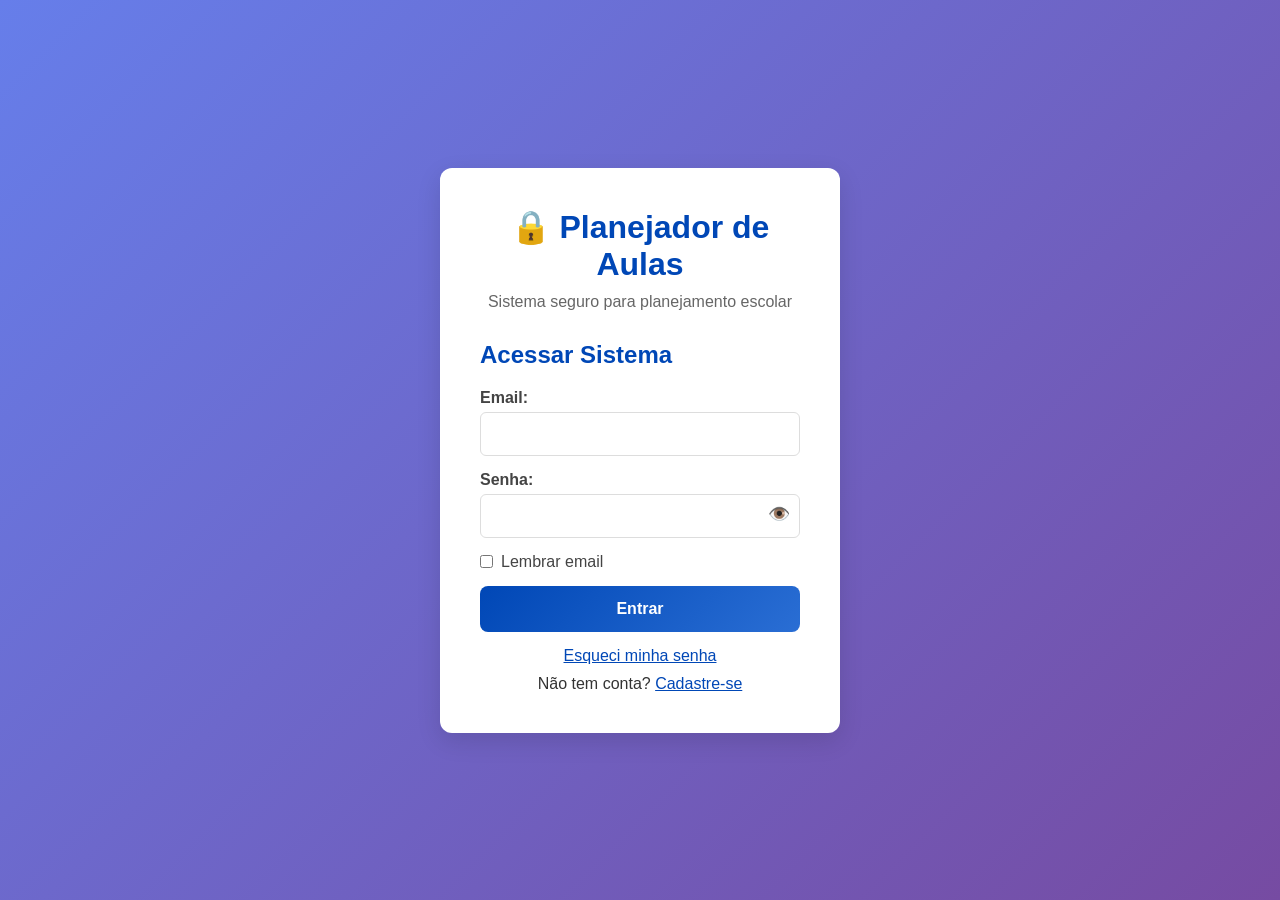
<file: index.html>
<!DOCTYPE html>
<html lang="pt-BR">
<head>
    <meta charset="UTF-8">
    <meta name="viewport" content="width=device-width, initial-scale=1.0">
    <title>Planejador de Aulas</title>
    <link rel="stylesheet" href="src/css/style.css">
</head>
<body>
    <!-- TELA DE LOGIN -->
    <div id="telaLogin" class="login-container">
        <div class="login-box">
            <h1>🔒 Planejador de Aulas</h1>
            <p style="text-align: center; color: #666; margin-bottom: 30px;">Sistema seguro para planejamento escolar</p>
            
            <form id="loginForm" onsubmit="event.preventDefault(); fazerLogin();">
                <h2>Acessar Sistema</h2>
                <div class="form-group">
                    <label>Email:</label>
                    <input type="email" id="loginEmail" required>
                </div>
                <div class="form-group" style="position: relative;">
                    <label>Senha:</label>
                    <input type="password" id="loginSenha" required>
                    <button type="button" onclick="toggleSenha('loginSenha')" style="position: absolute; right: 10px; top: 32px; background: none; border: none; cursor: pointer; font-size: 18px;">👁️</button>
                </div>
                <div class="form-group" style="display: flex; align-items: center; gap: 8px;">
                    <input type="checkbox" id="lembrarUsuario" style="width: auto;">
                    <label for="lembrarUsuario" style="margin: 0; font-weight: normal;">Lembrar email</label>
                </div>
                <button type="submit" class="btn-login">Entrar</button>
                <p style="text-align: center; margin-top: 15px;">
                    <a href="#" onclick="mostrarRecuperacao(); return false;" style="color: #0047B6;">Esqueci minha senha</a>
                </p>
                <p style="text-align: center; margin-top: 10px;">
                    Não tem conta? <a href="#" onclick="mostrarCadastro(); return false;" style="color: #0047B6;">Cadastre-se</a>
                </p>
            </form>

            <form id="cadastroForm" class="hidden" onsubmit="event.preventDefault(); fazerCadastro();">
                <h2>Criar Conta</h2>
                <div class="form-group">
                    <label>Nome completo:</label>
                    <input type="text" id="cadastroNome" required>
                </div>
                <div class="form-group">
                    <label>Email:</label>
                    <input type="email" id="cadastroEmail" required>
                </div>
                <div class="form-group" style="position: relative;">
                    <label>Senha:</label>
                    <input type="password" id="cadastroSenha" required>
                    <button type="button" onclick="toggleSenha('cadastroSenha')" style="position: absolute; right: 10px; top: 32px; background: none; border: none; cursor: pointer; font-size: 18px;">👁️</button>
                </div>
                <div class="form-group" style="position: relative;">
                    <label>Confirmar senha:</label>
                    <input type="password" id="cadastroConfirmarSenha" required>
                    <button type="button" onclick="toggleSenha('cadastroConfirmarSenha')" style="position: absolute; right: 10px; top: 32px; background: none; border: none; cursor: pointer; font-size: 18px;">👁️</button>
                </div>
                <div class="form-group" style="display: flex; align-items: center; gap: 8px;">
                    <input type="checkbox" id="termosUso" required style="width: auto;">
                    <label for="termosUso" style="margin: 0; font-weight: normal;">Concordo com os termos</label>
                </div>
                <button type="submit" class="btn-login">Criar Conta</button>
                <p style="text-align: center; margin-top: 15px;">
                    Já tem conta? <a href="#" onclick="mostrarLogin(); return false;" style="color: #0047B6;">Faça login</a>
                </p>
            </form>

            <form id="recuperacaoForm" class="hidden" onsubmit="event.preventDefault(); iniciarRecuperacao();">
                <h2>Recuperar Senha</h2>
                <p style="color: #666; margin-bottom: 20px;">Digite seu email cadastrado para receber o código de recuperação.</p>
                <div class="form-group">
                    <label>Email cadastrado:</label>
                    <input type="email" id="recuperacaoEmail" required>
                </div>
                <button type="submit" class="btn-login">Enviar Código de Recuperação</button>
                <p style="text-align: center; margin-top: 15px;">
                    <a href="#" onclick="mostrarLogin(); return false;" style="color: #0047B6;">Lembrou a senha? Fazer login</a>
                </p>
            </form>

            <form id="novaSenhaForm" class="hidden" onsubmit="event.preventDefault(); definirNovaSenha();">
                <h2>Nova Senha</h2>
                <div class="form-group">
                    <label>Código de verificação:</label>
                    <input type="text" id="codigoVerificacao" required placeholder="Digite o código recebido">
                </div>
                <div class="form-group" style="position: relative;">
                    <label>Nova senha:</label>
                    <input type="password" id="novaSenha" required>
                    <button type="button" onclick="toggleSenha('novaSenha')" style="position: absolute; right: 10px; top: 32px; background: none; border: none; cursor: pointer; font-size: 18px;">👁️</button>
                </div>
                <div class="form-group" style="position: relative;">
                    <label>Confirmar nova senha:</label>
                    <input type="password" id="confirmarNovaSenha" required>
                    <button type="button" onclick="toggleSenha('confirmarNovaSenha')" style="position: absolute; right: 10px; top: 32px; background: none; border: none; cursor: pointer; font-size: 18px;">👁️</button>
                </div>
                <button type="submit" class="btn-login">Definir Nova Senha</button>
                <p style="text-align: center; margin-top: 15px;">
                    <a href="#" onclick="mostrarRecuperacao(); return false;" style="color: #0047B6;">Voltar para recuperação</a>
                </p>
            </form>
        </div>
    </div>

    <!-- APLICAÇÃO PRINCIPAL -->
    <div id="appPrincipal" class="hidden">
        <header>
            <div style="display: flex; justify-content: space-between; align-items: center; flex-wrap: wrap; gap: 15px;">
                <div>
                    <h1 style="margin: 0; font-size: 24px;">📚 Planejador de Aulas</h1>
                    <p style="margin: 5px 0 0; opacity: 0.9;">Bem-vindo, <span id="userCumprimento">Professor</span>!</p>
                </div>
                
                <div style="background: rgba(255,255,255,0.15); padding: 10px; border-radius: 8px; display: flex; gap: 10px; align-items: center;">
                    <label style="font-size: 12px; font-weight: bold;">🔑 API KEY:</label>
                    <input type="password" id="geminiApiKey" placeholder="Cole sua chave aqui..." 
                           style="padding: 5px; border-radius: 4px; border: none; width: 250px; font-size: 12px;">
                </div>

                <div style="display: flex; gap: 10px;">
                    <button id="btnAdmin" onclick="abrirPainelAdmin()" class="hidden" style="background: rgba(255,255,255,0.2); border: 1px solid white; color: white; padding: 8px 15px; border-radius: 6px; cursor: pointer;">
                         ⚙️ Administração
                    </button>
                    <button onclick="abrirConfiguracaoHorario()" style="background: rgba(255,255,255,0.2); border: 1px solid white; color: white; padding: 8px 15px; border-radius: 6px; cursor: pointer;">
                        🕐 Meu Horário
                    </button>
                    <button onclick="fazerLogout()" style="background: rgba(255,255,255,0.2); border: 1px solid white; color: white; padding: 8px 15px; border-radius: 6px; cursor: pointer;">
                        🚪 Sair
                    </button>
                </div>
            </div>
        </header>

        <main style="flex: 1; padding: 30px;">
            <div id="paginaSemanas">
                <div style="background: white; padding: 25px; border-radius: 10px; margin-bottom: 20px;">
                    <h2 style="color: #0047B6; margin-top: 0;">Configurações do Ano Letivo</h2>
                    
                    <div style="margin-bottom: 20px;">
                        <label style="display: block; margin-bottom: 8px; font-weight: 600;">Data de início do ano letivo:</label>
                        <div style="display: flex; gap: 10px; align-items: center;">
                            <input type="date" id="inicioLetivo" style="flex: 1; padding: 10px; border: 1px solid #ddd; border-radius: 6px; font-size: 16px;">
                            <button id="btnHoje" style="background: #0047B6; color: white; border: none; padding: 10px 20px; border-radius: 6px; cursor: pointer;">
                                Usar hoje
                            </button>
                        </div>
                    </div>

                    <div style="display: flex; gap: 10px; flex-wrap: wrap;">
                        <button onclick="exportarParaDOC()" style="background: #2E7D32; color: white; border: none; padding: 12px 20px; border-radius: 6px; cursor: pointer; font-weight: 600;">
                            📋 Exportar DOC
                        </button>
                        <div id="statusHorario" style="padding: 10px; background: #fff3cd; border-radius: 6px; font-weight: 600;"></div>
                    </div>
                </div>

                <div style="background: white; padding: 25px; border-radius: 10px;">
                    <h2 style="color: #0047B6; margin-top: 0;">Semanas Letivas</h2>
                    <p id="contadorSemanas" style="color: #666; margin-bottom: 20px;">0 semanas geradas</p>
                    <div id="listaSemanas" style="display: grid; gap: 15px;"></div>
                </div>

                <div style="background: white; padding: 25px; border-radius: 10px; margin-top: 20px;">
                    <h3>💡 Como usar:</h3>
                    <ol style="line-height: 1.8;">
                        <li>Clique em "Meu Horário" para configurar seu horário semanal</li>
                        <li>Configure a data de início do ano letivo</li>
                        <li>Clique em uma semana para planejar suas aulas</li>
                        <li>Use "🤖 Gerar com IA" para criar planos automaticamente</li>
                        <li>Use "🔗 APIs" para descobrir APIs públicas para suas aulas</li>
                        <li>Use "Exportar DOC" para salvar seu planejamento em Word</li>
                    </ol>
                    <p style="margin-top: 15px; padding: 15px; background: #e3f2fd; border-radius: 6px;">
                        <strong>📚 Disciplinas:</strong> Biologia, Biohackeria, Projetos Livres, Robótica, Apps e Games, Iniciação Científica<br>
                        <strong>🏫 Turmas:</strong> 101, 102, 201, 202, 301, 302
                    </p>
                </div>
            </div>

            <div id="paginaAulas" class="hidden">
                <div style="display: flex; justify-content: space-between; align-items: center; margin-bottom: 20px; flex-wrap: wrap; gap: 10px;">
                    <button id="voltar" style="background: #666; color: white; border: none; padding: 10px 20px; border-radius: 6px; cursor: pointer;">
                        ← Voltar para semanas
                    </button>
                    <h2 id="tituloSemana" style="margin: 0; color: #0047B6;"></h2>
                    <div style="display: flex; gap: 10px;">
                        <button onclick="exportarSemanaDOC()" style="background: #2E7D32; color: white; border: none; padding: 10px 20px; border-radius: 6px; cursor: pointer;">
                            📄 Exportar Esta Semana (DOC)
                        </button>
                        <button onclick="apagarTodaSemana()" style="background: #dc3545; color: white; border: none; padding: 10px 20px; border-radius: 6px; cursor: pointer;">
                            🗑️ Apagar Toda a Semana
                        </button>
                    </div>
                </div>

                <div id="gradeSemana" class="grade-container"></div>
            </div>
        </main>
    </div>

    <!-- MODAL PARA GERAÇÃO COM IA -->
    <div id="modalIA" class="modal-overlay hidden" onclick="if(event.target===this) fecharModalIA()">
        <div class="modal-content">
            <div class="modal-header">
                <h3 style="color: #0047B6; margin: 0;">🤖 Gerar Plano com IA</h3>
                <button class="modal-close" onclick="fecharModalIA()">✖</button>
            </div>
            
            <div class="modal-body">
                <div class="info-box">
                    <p><strong>Disciplina:</strong> <span id="modalDisciplina">-</span></p>
                    <p><strong>Turma:</strong> <span id="modalTurma">-</span></p>
                </div>
                <div class="form-group">
                    <label>📌 Título da Aula:</label>
                    <input type="text" id="modalTitulo" placeholder="Ex: Introdução à Citologia - A Célula">
                </div>
                <div class="form-group">
                    <label>🎯 Habilidade BNCC:</label>
                    <textarea id="modalHabilidade" placeholder="Cole o código da BNCC ou descreva o tema..."></textarea>
                </div>
            </div>

            <div class="modal-footer">
                <button onclick="fecharModalIA()" class="btn-cancel">Cancelar</button>
                <button id="btnGerarIA" onclick="gerarPlanoComIAModal()" class="btn-gerar">✨ Gerar Planejamento</button>
            </div>
        </div>
    </div>

    <!-- MODAL DE SUGESTÕES DE APIS -->
    <div id="modalAPIs" class="modal-overlay hidden" onclick="if(event.target===this) fecharModalAPIs()">
        <div class="modal-content" style="max-width: 700px;">
            <div class="modal-header">
                <h3 style="color: #0047B6; margin: 0;">🔗 Sugestões de APIs Públicas</h3>
                <button class="modal-close" onclick="fecharModalAPIs()">✖</button>
            </div>
            
            <div class="modal-body">
                <div style="display: flex; gap: 10px; margin-bottom: 15px; flex-wrap: wrap;">
                    <select id="filtroSort" style="padding: 8px; border-radius: 4px; border: 1px solid #ddd;">
                        <option value="best">Melhores</option>
                        <option value="popular">Populares</option>
                        <option value="fast">Mais Rápidas</option>
                        <option value="new">Mais Recentes</option>
                        <option value="reliable">Mais Confiáveis</option>
                    </select>
                    <button onclick="carregarSugestoesAPI()" class="btn-primary" style="background: #0047B6; color: white; border: none; padding: 8px 15px; border-radius: 4px; cursor: pointer;">🔄 Atualizar</button>
                    <button onclick="inserirAPIAleatoria()" class="btn-success" style="background: #2E7D32; color: white; border: none; padding: 8px 15px; border-radius: 4px; cursor: pointer;">🎲 API Aleatória</button>
                </div>
                
                <div id="listaAPIs" style="max-height: 300px; overflow-y: auto;">
                    <p style="text-align: center; color: #666;">Carregando sugestões...</p>
                </div>
            </div>
            
            <div class="modal-footer">
                <button onclick="fecharModalAPIs()" class="btn-cancel">Fechar</button>
            </div>
        </div>
    </div>

    <!-- Scripts da aplicação -->
    <script src="src/js/constants.js"></script>
    <script src="src/js/state.js"></script>
    <script src="src/js/auth.js"></script>
    <script src="src/js/init.js"></script>
    <script src="src/js/apis.js"></script>
    <script src="src/js/admin.js"></script>
    <script src="src/js/schedule.js"></script>
    <script src="src/js/planning.js"></script>
    <script src="src/js/ai.js"></script>
    <script src="src/js/storage.js"></script>
    <script src="src/js/main.js"></script>
</body>
</html>
</file>
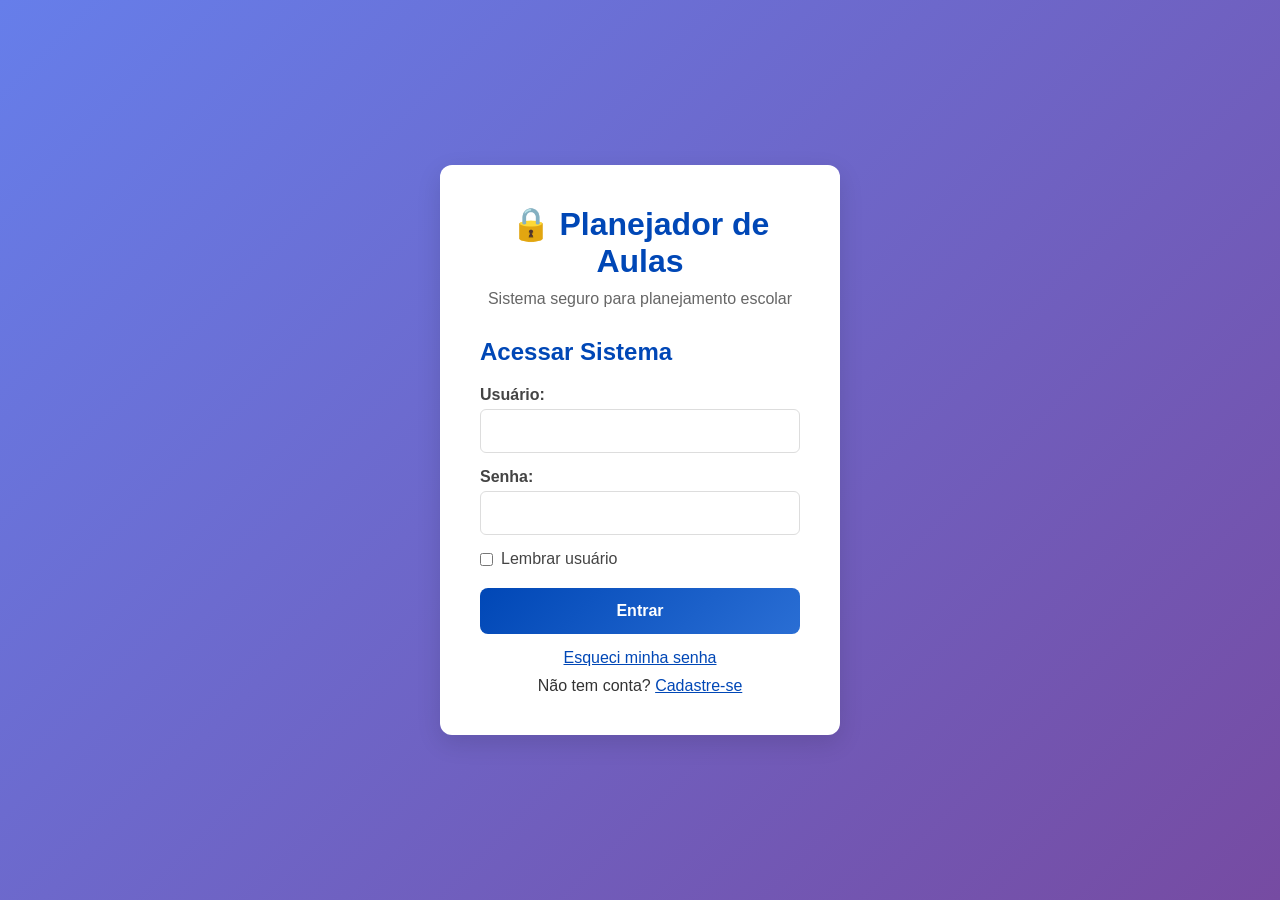
<file: planejador_aulas (3).html>
<!DOCTYPE html>
<html lang="pt-BR">
<head>
    <meta charset="UTF-8">
    <meta name="viewport" content="width=device-width, initial-scale=1.0">
    <title>Planejador de Aulas</title>
    <style>
* {
    margin: 0;
    padding: 0;
    box-sizing: border-box;
    font-family: 'Segoe UI', Arial, sans-serif;
}

body {
    background: #f5f7fa;
    color: #333;
}

.hidden {
    display: none !important;
}

.login-container {
    display: flex;
    justify-content: center;
    align-items: center;
    min-height: 100vh;
    padding: 20px;
    background: linear-gradient(135deg, #667eea 0%, #764ba2 100%);
}

.login-box {
    background: white;
    border-radius: 12px;
    padding: 40px;
    width: 100%;
    max-width: 400px;
    box-shadow: 0 8px 24px rgba(0,0,0,0.12);
}

.login-box h1 {
    color: #0047B6;
    text-align: center;
    margin-bottom: 10px;
}

.login-box h2 {
    color: #0047B6;
    margin-bottom: 20px;
}

.form-group {
    margin-bottom: 15px;
}

.form-group label {
    display: block;
    margin-bottom: 5px;
    font-weight: 600;
    color: #444;
}

.form-group input,
.form-group textarea {
    width: 100%;
    padding: 12px;
    border: 1px solid #ddd;
    border-radius: 6px;
    font-size: 16px;
    font-family: 'Segoe UI', Arial, sans-serif;
}

.form-group textarea {
    resize: vertical;
    min-height: 80px;
}

.form-group input:focus,
.form-group textarea:focus {
    outline: none;
    border-color: #0047B6;
    box-shadow: 0 0 0 3px rgba(0, 71, 182, 0.1);
}

.btn-login {
    background: linear-gradient(135deg, #0047B6 0%, #2A6ED4 100%);
    color: white;
    border: none;
    padding: 14px;
    border-radius: 8px;
    width: 100%;
    font-size: 16px;
    font-weight: 600;
    cursor: pointer;
    transition: transform 0.2s;
    margin-top: 5px;
}

.btn-login:hover {
    transform: translateY(-2px);
}

#appPrincipal {
    min-height: 100vh;
    display: flex;
    flex-direction: column;
}

header {
    background: linear-gradient(135deg, #0047B6 0%, #2A6ED4 100%);
    color: white;
    padding: 20px 30px;
}

button {
    cursor: pointer;
    transition: all 0.2s;
}

button:hover {
    opacity: 0.9;
    transform: translateY(-1px);
}

button:active {
    transform: translateY(0);
}

.grade-container {
    overflow-x: auto;
    margin: 20px 0;
}

/* ESTILOS DO MODAL */
.modal-overlay {
    position: fixed;
    top: 0;
    left: 0;
    width: 100%;
    height: 100%;
    background: rgba(0,0,0,0.5);
    display: flex;
    justify-content: center;
    align-items: center;
    z-index: 2000;
    backdrop-filter: blur(2px);
}

.modal-content {
    background: white;
    padding: 25px;
    border-radius: 12px;
    max-width: 500px;
    width: 90%;
    max-height: 90vh;
    overflow-y: auto;
    box-shadow: 0 10px 40px rgba(0,0,0,0.3);
    animation: slideIn 0.3s;
}

@keyframes slideIn {
    from {
        transform: translateY(-20px);
        opacity: 0;
    }
    to {
        transform: translateY(0);
        opacity: 1;
    }
}

.modal-header {
    display: flex;
    justify-content: space-between;
    align-items: center;
    margin-bottom: 20px;
    padding-bottom: 15px;
    border-bottom: 2px solid #e0e0e0;
}

.modal-close {
    background: none;
    border: none;
    font-size: 24px;
    cursor: pointer;
    color: #666;
    padding: 0;
    width: 30px;
    height: 30px;
    display: flex;
    align-items: center;
    justify-content: center;
    transition: color 0.2s;
}

.modal-close:hover {
    color: #0047B6;
    transform: none;
}

.modal-body {
    margin-bottom: 20px;
}

.info-box {
    background: #e3f2fd;
    padding: 12px;
    border-radius: 6px;
    margin-bottom: 20px;
    border-left: 4px solid #0047B6;
}

.info-box p {
    margin: 5px 0;
    font-size: 14px;
}

.modal-footer {
    display: flex;
    justify-content: flex-end;
    gap: 10px;
    padding-top: 15px;
    border-top: 1px solid #e0e0e0;
}

.btn-gerar {
    background: #6200EA;
    color: white;
    border: none;
    padding: 12px 24px;
    border-radius: 6px;
    cursor: pointer;
    font-weight: 600;
    font-size: 14px;
}

.btn-gerar:hover {
    background: #4a00b0;
}

.btn-gerar:disabled {
    background: #ccc;
    cursor: not-allowed;
    transform: none;
}

.btn-cancel {
    background: #666;
    color: white;
    border: none;
    padding: 12px 24px;
    border-radius: 6px;
    cursor: pointer;
    font-weight: 600;
    font-size: 14px;
}

.btn-cancel:hover {
    background: #555;
}

/* BOTÕES DA GRADE */
.botoes-aula {
    display: flex;
    gap: 5px;
    margin-top: 5px;
    flex-wrap: wrap;
}

.btn-ia {
    background: #6200EA;
    color: white;
    border: none;
    padding: 6px 10px;
    border-radius: 4px;
    cursor: pointer;
    font-size: 11px;
    display: flex;
    align-items: center;
    gap: 4px;
    flex: 1;
    min-width: 80px;
    justify-content: center;
}

.btn-ia:hover {
    background: #4a00b0;
}

.btn-copiar {
    background: #2196F3;
    color: white;
    border: none;
    padding: 6px 10px;
    border-radius: 4px;
    cursor: pointer;
    font-size: 11px;
    flex: 1;
    min-width: 80px;
}

.btn-apagar {
    background: #f44336;
    color: white;
    border: none;
    padding: 6px 10px;
    border-radius: 4px;
    cursor: pointer;
    font-size: 11px;
    flex: 1;
    min-width: 60px;
}

.col-header {
    background: #0047B6;
    color: white;
    padding: 10px;
    text-align: center;
    font-weight: bold;
}

.cell {
    background: white;
    padding: 10px;
    min-height: 150px;
}

.cell-info {
    margin-bottom: 5px;
    font-size: 13px;
    color: #0047B6;
    font-weight: bold;
}

/* Semana card hover */
#listaSemanas > div:hover {
    border-left-color: #2A6ED4 !important;
    box-shadow: 0 4px 12px rgba(0,71,182,0.2) !important;
    transform: translateY(-2px);
    transition: all 0.2s;
}

@media (max-width: 768px) {
    .login-box {
        padding: 30px 20px;
    }
    .login-container {
        padding: 10px;
    }
    .modal-content {
        width: 95%;
        padding: 20px;
    }
    .botoes-aula {
        flex-direction: column;
    }
    .btn-ia, .btn-copiar, .btn-apagar {
        width: 100%;
    }
    header {
        padding: 15px;
    }
    main {
        padding: 15px !important;
    }
}

</style>
</head>
<body>
    <!-- TELA DE LOGIN -->
    <div id="telaLogin" class="login-container">
        <div class="login-box">
            <h1>🔒 Planejador de Aulas</h1>
            <p style="text-align: center; color: #666; margin-bottom: 30px;">Sistema seguro para planejamento escolar</p>
            
            <form id="loginForm" onsubmit="event.preventDefault(); fazerLogin();">
                <h2>Acessar Sistema</h2>
                <div class="form-group">
                    <label>Usuário:</label>
                    <input type="text" id="loginUsuario" required>
                </div>
                <div class="form-group">
                    <label>Senha:</label>
                    <input type="password" id="loginSenha" required>
                </div>
                <div class="form-group" style="display: flex; align-items: center; gap: 8px;">
                    <input type="checkbox" id="lembrarUsuario" style="width: auto;">
                    <label for="lembrarUsuario" style="margin: 0; font-weight: normal;">Lembrar usuário</label>
                </div>
                <button type="submit" class="btn-login">Entrar</button>
                <p style="text-align: center; margin-top: 15px;">
                    <a href="#" onclick="mostrarRecuperacao(); return false;" style="color: #0047B6;">Esqueci minha senha</a>
                </p>
                <p style="text-align: center; margin-top: 10px;">
                    Não tem conta? <a href="#" onclick="mostrarCadastro(); return false;" style="color: #0047B6;">Cadastre-se</a>
                </p>
            </form>

            <form id="cadastroForm" class="hidden" onsubmit="event.preventDefault(); fazerCadastro();">
                <h2>Criar Conta</h2>
                <div class="form-group">
                    <label>Nome completo:</label>
                    <input type="text" id="cadastroNome" required>
                </div>
                <div class="form-group">
                    <label>Usuário:</label>
                    <input type="text" id="cadastroUsuario" required>
                </div>
                <div class="form-group">
                    <label>Email:</label>
                    <input type="email" id="cadastroEmail" required>
                </div>
                <div class="form-group">
                    <label>Senha:</label>
                    <input type="password" id="cadastroSenha" required>
                </div>
                <div class="form-group">
                    <label>Confirmar senha:</label>
                    <input type="password" id="cadastroConfirmarSenha" required>
                </div>
                <div class="form-group" style="display: flex; align-items: center; gap: 8px;">
                    <input type="checkbox" id="termosUso" required style="width: auto;">
                    <label for="termosUso" style="margin: 0; font-weight: normal;">Concordo com os termos</label>
                </div>
                <button type="submit" class="btn-login">Criar Conta</button>
                <p style="text-align: center; margin-top: 15px;">
                    Já tem conta? <a href="#" onclick="mostrarLogin(); return false;" style="color: #0047B6;">Faça login</a>
                </p>
            </form>

            <form id="recuperacaoForm" class="hidden" onsubmit="event.preventDefault(); iniciarRecuperacao();">
                <h2>Recuperar Senha</h2>
                <div class="form-group">
                    <label>Email cadastrado:</label>
                    <input type="email" id="recuperacaoEmail" required>
                </div>
                <div class="form-group">
                    <label>Usuário:</label>
                    <input type="text" id="recuperacaoUsuario" required>
                </div>
                <button type="submit" class="btn-login">Enviar Link de Recuperação</button>
                <p style="text-align: center; margin-top: 15px;">
                    <a href="#" onclick="mostrarLogin(); return false;" style="color: #0047B6;">Lembrou a senha? Fazer login</a>
                </p>
            </form>

            <form id="novaSenhaForm" class="hidden" onsubmit="event.preventDefault(); definirNovaSenha();">
                <h2>Nova Senha</h2>
                <div class="form-group">
                    <label>Código de verificação:</label>
                    <input type="text" id="codigoVerificacao" required>
                </div>
                <div class="form-group">
                    <label>Nova senha:</label>
                    <input type="password" id="novaSenha" required>
                </div>
                <div class="form-group">
                    <label>Confirmar nova senha:</label>
                    <input type="password" id="confirmarNovaSenha" required>
                </div>
                <button type="submit" class="btn-login">Definir Nova Senha</button>
                <p style="text-align: center; margin-top: 15px;">
                    <a href="#" onclick="mostrarRecuperacao(); return false;" style="color: #0047B6;">Voltar para recuperação</a>
                </p>
            </form>
        </div>
    </div>

    <!-- APLICAÇÃO PRINCIPAL -->
    <div id="appPrincipal" class="hidden">
        <header>
            <div style="display: flex; justify-content: space-between; align-items: center; flex-wrap: wrap; gap: 15px;">
                <div>
                    <h1 style="margin: 0; font-size: 24px;">📚 Planejador de Aulas</h1>
                    <p style="margin: 5px 0 0; opacity: 0.9;">Bem-vindo, <span id="userCumprimento">Professor</span>!</p>
                </div>
                
                <div style="background: rgba(255,255,255,0.15); padding: 10px; border-radius: 8px; display: flex; gap: 10px; align-items: center; flex-wrap: wrap;">
                    <label style="font-size: 12px; font-weight: bold;">🤖 IA:</label>
                    <select id="provedorIA" onchange="alternarProvedor()" style="padding: 5px; border-radius: 4px; border: none; font-size: 12px; background: white; color: #333;">
                        <option value="gemini">Gemini (Google)</option>
                        <option value="groq">Groq</option>
                    </select>
                    <label style="font-size: 12px; font-weight: bold;">🔑 API KEY:</label>
                    <input type="password" id="geminiApiKey" placeholder="Cole sua chave Gemini..." 
                           style="padding: 5px; border-radius: 4px; border: none; width: 200px; font-size: 12px;">
                    <input type="password" id="groqApiKey" placeholder="Cole sua chave Groq..." 
                           style="padding: 5px; border-radius: 4px; border: none; width: 200px; font-size: 12px; display: none;">
                    <select id="groqModelo" style="padding: 5px; border-radius: 4px; border: none; font-size: 12px; background: white; color: #333; display: none;">
                        <option value="llama-3.3-70b-versatile">Llama 3.3 70B</option>
                        <option value="llama3-8b-8192">Llama 3 8B</option>
                        <option value="llama3-70b-8192">Llama 3 70B</option>
                        <option value="mixtral-8x7b-32768">Mixtral 8x7B</option>
                        <option value="gemma2-9b-it">Gemma 2 9B</option>
                    </select>
                </div>

                <div style="display: flex; gap: 10px;">
                    <button id="btnAdmin" onclick="abrirPainelAdmin()" class="hidden" style="background: rgba(255,255,255,0.2); border: 1px solid white; color: white; padding: 8px 15px; border-radius: 6px; cursor: pointer;">
                         ⚙️ Administração
                    </button>
                    <button onclick="abrirConfiguracaoHorario()" style="background: rgba(255,255,255,0.2); border: 1px solid white; color: white; padding: 8px 15px; border-radius: 6px; cursor: pointer;">
                        🕐 Meu Horário
                    </button>
                    <button onclick="fazerLogout()" style="background: rgba(255,255,255,0.2); border: 1px solid white; color: white; padding: 8px 15px; border-radius: 6px; cursor: pointer;">
                        🚪 Sair
                    </button>
                </div>
            </div>
        </header>

        <main style="flex: 1; padding: 30px;">
            <div id="paginaSemanas">
                <div style="background: white; padding: 25px; border-radius: 10px; margin-bottom: 20px;">
                    <h2 style="color: #0047B6; margin-top: 0;">Configurações do Ano Letivo</h2>
                    
                    <div style="margin-bottom: 20px;">
                        <label style="display: block; margin-bottom: 8px; font-weight: 600;">Data de início do ano letivo:</label>
                        <div style="display: flex; gap: 10px; align-items: center;">
                            <input type="date" id="inicioLetivo" style="flex: 1; padding: 10px; border: 1px solid #ddd; border-radius: 6px; font-size: 16px;">
                            <button id="btnHoje" style="background: #0047B6; color: white; border: none; padding: 10px 20px; border-radius: 6px; cursor: pointer;">
                                Usar hoje
                            </button>
                        </div>
                    </div>

                    <div style="display: flex; gap: 10px; flex-wrap: wrap;">
                        <button onclick="exportarParaDOC()" style="background: #2E7D32; color: white; border: none; padding: 12px 20px; border-radius: 6px; cursor: pointer; font-weight: 600;">
                            📋 Exportar DOC
                        </button>
                        <div id="statusHorario" style="padding: 10px; background: #fff3cd; border-radius: 6px; font-weight: 600;"></div>
                    </div>
                </div>

                <div style="background: white; padding: 25px; border-radius: 10px;">
                    <h2 style="color: #0047B6; margin-top: 0;">Semanas Letivas</h2>
                    <p id="contadorSemanas" style="color: #666; margin-bottom: 20px;">0 semanas geradas</p>
                    <div id="listaSemanas" style="display: grid; gap: 15px;"></div>
                </div>

                <div style="background: white; padding: 25px; border-radius: 10px; margin-top: 20px;">
                    <h3>💡 Como usar:</h3>
                    <ol style="line-height: 1.8;">
                        <li>Clique em "Meu Horário" para configurar seu horário semanal</li>
                        <li>Configure a data de início do ano letivo</li>
                        <li>Clique em uma semana para planejar suas aulas</li>
                        <li>Use "🤖 Gerar com IA" para criar planos automaticamente</li>
                        <li>Use "🔗 APIs" para descobrir APIs públicas para suas aulas</li>
                        <li>Use "Exportar DOC" para salvar seu planejamento em Word</li>
                    </ol>
                    <p style="margin-top: 15px; padding: 15px; background: #e3f2fd; border-radius: 6px;">
                        <strong>📚 Disciplinas:</strong> Biologia, Biohackeria, Projetos Livres, Robótica, Apps e Games, Iniciação Científica<br>
                        <strong>🏫 Turmas:</strong> 101, 102, 201, 202, 301, 302
                    </p>
                </div>
            </div>

            <div id="paginaAulas" class="hidden">
                <div style="display: flex; justify-content: space-between; align-items: center; margin-bottom: 20px; flex-wrap: wrap; gap: 10px;">
                    <button id="voltar" style="background: #666; color: white; border: none; padding: 10px 20px; border-radius: 6px; cursor: pointer;">
                        ← Voltar para semanas
                    </button>
                    <h2 id="tituloSemana" style="margin: 0; color: #0047B6;"></h2>
                    <div style="display: flex; gap: 10px;">
                        <button onclick="exportarSemanaDOC()" style="background: #2E7D32; color: white; border: none; padding: 10px 20px; border-radius: 6px; cursor: pointer;">
                            📄 Exportar Esta Semana (DOC)
                        </button>
                        <button onclick="apagarTodaSemana()" style="background: #dc3545; color: white; border: none; padding: 10px 20px; border-radius: 6px; cursor: pointer;">
                            🗑️ Apagar Toda a Semana
                        </button>
                    </div>
                </div>

                <div id="gradeSemana" class="grade-container"></div>
            </div>
        </main>
    </div>

    <!-- MODAL PARA GERAÇÃO COM IA -->
    <div id="modalIA" class="modal-overlay hidden" onclick="if(event.target===this) fecharModalIA()">
        <div class="modal-content">
            <div class="modal-header">
                <h3 style="color: #0047B6; margin: 0;">🤖 Gerar Plano com IA</h3>
                <button class="modal-close" onclick="fecharModalIA()">✖</button>
            </div>
            
            <div class="modal-body">
                <div class="info-box">
                    <p><strong>Disciplina:</strong> <span id="modalDisciplina">-</span></p>
                    <p><strong>Turma:</strong> <span id="modalTurma">-</span></p>
                </div>
                <div class="form-group">
                    <label>📌 Título da Aula:</label>
                    <input type="text" id="modalTitulo" placeholder="Ex: Introdução à Citologia - A Célula">
                </div>
                <div class="form-group">
                    <label>🎯 Habilidade BNCC:</label>
                    <textarea id="modalHabilidade" placeholder="Cole o código da BNCC ou descreva o tema..."></textarea>
                </div>
            </div>

            <div class="modal-footer">
                <button onclick="fecharModalIA()" class="btn-cancel">Cancelar</button>
                <button id="btnGerarIA" onclick="gerarPlanoComIAModal()" class="btn-gerar">✨ Gerar Planejamento</button>
            </div>
        </div>
    </div>

    <!-- MODAL DE SUGESTÕES DE APIS -->
    <div id="modalAPIs" class="modal-overlay hidden" onclick="if(event.target===this) fecharModalAPIs()">
        <div class="modal-content" style="max-width: 700px;">
            <div class="modal-header">
                <h3 style="color: #0047B6; margin: 0;">🔗 Sugestões de APIs Públicas</h3>
                <button class="modal-close" onclick="fecharModalAPIs()">✖</button>
            </div>
            
            <div class="modal-body">
                <div style="display: flex; gap: 10px; margin-bottom: 15px; flex-wrap: wrap;">
                    <select id="filtroSort" style="padding: 8px; border-radius: 4px; border: 1px solid #ddd;">
                        <option value="best">Melhores</option>
                        <option value="popular">Populares</option>
                        <option value="fast">Mais Rápidas</option>
                        <option value="new">Mais Recentes</option>
                        <option value="reliable">Mais Confiáveis</option>
                    </select>
                    <button onclick="carregarSugestoesAPI()" class="btn-primary" style="background: #0047B6; color: white; border: none; padding: 8px 15px; border-radius: 4px; cursor: pointer;">🔄 Atualizar</button>
                    <button onclick="inserirAPIAleatoria()" class="btn-success" style="background: #2E7D32; color: white; border: none; padding: 8px 15px; border-radius: 4px; cursor: pointer;">🎲 API Aleatória</button>
                </div>
                
                <div id="listaAPIs" style="max-height: 300px; overflow-y: auto;">
                    <p style="text-align: center; color: #666;">Carregando sugestões...</p>
                </div>
            </div>
            
            <div class="modal-footer">
                <button onclick="fecharModalAPIs()" class="btn-cancel">Fechar</button>
            </div>
        </div>
    </div>

    <!-- O script deve ser o ÚLTIMO elemento antes de fechar body -->
    <script>
// ========== ESTADO GLOBAL ==========
let usuarioLogado = null;
let semanas = [];
let semanaAtual = -1;
let planejamentos = {};
let horarioProfessor = {};
let dadosContextoIA = { semana: null, dia: null, aula: null };

// Referências DOM (preenchidas no DOMContentLoaded)
let telaLogin, appPrincipal, loginForm, cadastroForm, recuperacaoForm, novaSenhaForm, btnAdmin;

const SUPER_USUARIO = {
    usuario: "coordenacao",
    senha: "sesi@2026",
    nome: "Coordenação Pedagógica",
    email: "coordenacao@escola.com",
    tipo: "superuser"
};

const DISCIPLINAS = [
    { id: "biologia",              nome: "Biologia",              icone: "🧬" },
    { id: "biohackeria",           nome: "Biohackeria",           icone: "🔬" },
    { id: "projetos_livres",       nome: "Projetos Livres",       icone: "💡" },
    { id: "robotica",              nome: "Robótica",              icone: "🤖" },
    { id: "apps_games",            nome: "Apps e Games",          icone: "🎮" },
    { id: "iniciacao_cientifica",  nome: "Iniciação Científica",  icone: "🔍" },
    { id: "outra",                 nome: "Outra",                 icone: "📝" }
];

const TURMAS = ['101', '102', '201', '202', '301', '302'];

const HORARIOS = [
    "07:15 - 08:00",
    "08:00 - 08:45",
    "08:45 - 09:30",
    "09:30 - 10:15",
    "10:30 - 11:15",
    "11:15 - 12:00",
    "12:00 - 12:45"
];

const DIAS_SEMANA_COMPLETO = ['Segunda-feira', 'Terça-feira', 'Quarta-feira', 'Quinta-feira', 'Sexta-feira'];
const DIAS_SEMANA = ['SEG', 'TER', 'QUA', 'QUI', 'SEX'];

// ========== HELPERS DE STORAGE (resiliente a erros) ==========
function storageGet(key) {
    try { return localStorage.getItem(key); } catch(e) { return null; }
}
function storageSet(key, value) {
    try { localStorage.setItem(key, value); } catch(e) { console.warn('localStorage indisponível', e); }
}
function storageRemove(key) {
    try { localStorage.removeItem(key); } catch(e) {}
}
function storageLength() {
    try { return localStorage.length; } catch(e) { return 0; }
}
function storageKey(i) {
    try { return localStorage.key(i); } catch(e) { return null; }
}

// ========== FUNÇÕES DE LOGIN/CADASTRO/RECUPERAÇÃO ==========
function mostrarLogin() {
    if (!loginForm) return;
    loginForm.classList.remove('hidden');
    cadastroForm.classList.add('hidden');
    recuperacaoForm.classList.add('hidden');
    novaSenhaForm.classList.add('hidden');
}

function mostrarCadastro() {
    if (!cadastroForm) return;
    loginForm.classList.add('hidden');
    cadastroForm.classList.remove('hidden');
    recuperacaoForm.classList.add('hidden');
    novaSenhaForm.classList.add('hidden');
}

function mostrarRecuperacao() {
    if (!recuperacaoForm) return;
    loginForm.classList.add('hidden');
    cadastroForm.classList.add('hidden');
    recuperacaoForm.classList.remove('hidden');
    novaSenhaForm.classList.add('hidden');
}

function mostrarNovaSenha() {
    if (!novaSenhaForm) return;
    loginForm.classList.add('hidden');
    cadastroForm.classList.add('hidden');
    recuperacaoForm.classList.add('hidden');
    novaSenhaForm.classList.remove('hidden');
}

function fazerLogin() {
    try {
        const usuario = document.getElementById('loginUsuario').value.trim();
        const senha = document.getElementById('loginSenha').value;

        if (!usuario || !senha) { alert('Preencha usuário e senha'); return; }

        // Superusuário
        if (usuario === SUPER_USUARIO.usuario && senha === SUPER_USUARIO.senha) {
            usuarioLogado = {
                nome: SUPER_USUARIO.nome,
                usuario: SUPER_USUARIO.usuario,
                email: SUPER_USUARIO.email,
                tipo: SUPER_USUARIO.tipo
            };
            storageSet('usuarioLogado', JSON.stringify(usuarioLogado));
            iniciarAplicacao();
            return;
        }

        const usuarioSalvo = storageGet('usuario_' + usuario);
        if (!usuarioSalvo) { alert('Usuário não encontrado'); return; }

        const dadosUsuario = JSON.parse(usuarioSalvo);
        const senhaUsuario = storageGet('senha_' + usuario);

        if (!senhaUsuario || senhaUsuario !== senha) { alert('Senha incorreta'); return; }

        usuarioLogado = dadosUsuario;
        usuarioLogado.tipo = 'professor';

        const lembrar = document.getElementById('lembrarUsuario').checked;
        if (lembrar) {
            storageSet('usuarioLembrado', usuario);
        } else {
            storageRemove('usuarioLembrado');
        }

        storageSet('usuarioLogado', JSON.stringify(usuarioLogado));
        iniciarAplicacao();

    } catch (error) { alert('Erro: ' + error.message); }
}

function fazerCadastro() {
    try {
        const nome             = document.getElementById('cadastroNome').value.trim();
        const usuario          = document.getElementById('cadastroUsuario').value.trim();
        const email            = document.getElementById('cadastroEmail').value.trim();
        const senha            = document.getElementById('cadastroSenha').value;
        const confirmarSenha   = document.getElementById('cadastroConfirmarSenha').value;
        const termos           = document.getElementById('termosUso').checked;

        if (!nome || !usuario || !email || !senha || !confirmarSenha) {
            alert('Preencha todos os campos'); return;
        }
        if (usuario === SUPER_USUARIO.usuario) {
            alert('Este nome de usuário é reservado para a coordenação'); return;
        }
        if (senha.length < 6) { alert('A senha deve ter pelo menos 6 caracteres'); return; }
        if (senha !== confirmarSenha) { alert('As senhas não coincidem'); return; }
        if (!termos) { alert('Aceite os termos de uso'); return; }
        if (storageGet('usuario_' + usuario)) { alert('Este usuário já está cadastrado'); return; }

        for (let i = 0; i < storageLength(); i++) {
            const key = storageKey(i);
            if (key && key.startsWith('usuario_')) {
                const userData = JSON.parse(storageGet(key));
                if (userData.email === email) { alert('Este email já está cadastrado'); return; }
            }
        }

        const novoUsuario = { nome, usuario, email, tipo: 'professor', dataCadastro: new Date().toISOString() };
        storageSet('usuario_' + usuario, JSON.stringify(novoUsuario));
        storageSet('senha_' + usuario, senha);

        usuarioLogado = novoUsuario;
        storageSet('usuarioLogado', JSON.stringify(usuarioLogado));
        iniciarAplicacao();
        alert('Conta criada com sucesso!');

    } catch (error) { alert('Erro no cadastro: ' + error.message); }
}

function iniciarRecuperacao() {
    try {
        const email   = document.getElementById('recuperacaoEmail').value.trim();
        const usuario = document.getElementById('recuperacaoUsuario').value.trim();

        if (!email || !usuario) { alert('Preencha todos os campos'); return; }

        const usuarioSalvo = storageGet('usuario_' + usuario);
        if (!usuarioSalvo) { alert('Usuário não encontrado'); return; }

        const dadosUsuario = JSON.parse(usuarioSalvo);
        if (dadosUsuario.email !== email) {
            alert('Email não corresponde ao cadastrado para este usuário'); return;
        }

        const codigo    = Math.random().toString(36).substring(2, 8).toUpperCase();
        const expiracao = Date.now() + 3600000;
        storageSet('recuperacao_' + usuario, JSON.stringify({ codigo, expiracao, usuario }));
        alert(`Código de recuperação (simulação): ${codigo}\n\nEm produção, este código seria enviado para: ${email}`);
        mostrarNovaSenha();

    } catch (error) { alert('Erro: ' + error.message); }
}

function definirNovaSenha() {
    try {
        const codigo            = document.getElementById('codigoVerificacao').value.trim().toUpperCase();
        const novaSenha         = document.getElementById('novaSenha').value;
        const confirmarNovaSenha = document.getElementById('confirmarNovaSenha').value;

        if (!codigo || !novaSenha || !confirmarNovaSenha) { alert('Preencha todos os campos'); return; }
        if (novaSenha.length < 6) { alert('A senha deve ter pelo menos 6 caracteres'); return; }
        if (novaSenha !== confirmarNovaSenha) { alert('As senhas não coincidem'); return; }

        let usuarioRecuperacao = null;
        for (let i = 0; i < storageLength(); i++) {
            const key = storageKey(i);
            if (key && key.startsWith('recuperacao_')) {
                const dados = JSON.parse(storageGet(key));
                if (dados.codigo === codigo && dados.expiracao > Date.now()) {
                    usuarioRecuperacao = dados.usuario;
                    break;
                }
            }
        }

        if (!usuarioRecuperacao) { alert('Código inválido ou expirado'); return; }
        storageSet('senha_' + usuarioRecuperacao, novaSenha);
        storageRemove('recuperacao_' + usuarioRecuperacao);
        alert('Senha alterada com sucesso! Faça login com sua nova senha.');
        mostrarLogin();

    } catch (error) { alert('Erro: ' + error.message); }
}

function fazerLogout() {
    if (confirm('Deseja realmente sair?')) {
        storageRemove('usuarioLogado');
        window.location.reload();
    }
}

// ========== INICIALIZAÇÃO ==========
function iniciarAplicacao() {
    if (!telaLogin || !appPrincipal) return;
    telaLogin.classList.add('hidden');
    appPrincipal.classList.remove('hidden');
    carregarDados();
    setupEventListeners();
    atualizarInterface();
}

function carregarDados() {
    const usuarioSalvo = storageGet('usuarioLogado');
    if (usuarioSalvo) {
        try { usuarioLogado = JSON.parse(usuarioSalvo); } catch(e) {}
    }

    if (usuarioLogado) {
        const planejamentosSalvos = storageGet('planejamentos_' + usuarioLogado.usuario);
        if (planejamentosSalvos) {
            try { planejamentos = JSON.parse(planejamentosSalvos); } catch(e) {}
        }

        const horarioSalvo = storageGet('horarioProfessor_' + usuarioLogado.usuario);
        if (horarioSalvo) {
            try { horarioProfessor = JSON.parse(horarioSalvo); } catch(e) {}
        }

        const dataInicio = storageGet('dataInicioLetivo_' + usuarioLogado.usuario);
        if (dataInicio && document.getElementById('inicioLetivo')) {
            document.getElementById('inicioLetivo').value = dataInicio;
            setTimeout(() => gerarSemanas(dataInicio), 100);
        }
    }
}

function setupEventListeners() {
    const inicioLetivo = document.getElementById('inicioLetivo');
    const btnHoje      = document.getElementById('btnHoje');
    const btnVoltar    = document.getElementById('voltar');

    if (inicioLetivo) {
        inicioLetivo.addEventListener('change', function() { gerarSemanas(this.value); });
    }
    if (btnHoje) {
        btnHoje.addEventListener('click', function() {
            const hoje = new Date().toISOString().split('T')[0];
            document.getElementById('inicioLetivo').value = hoje;
            gerarSemanas(hoje);
        });
    }
    if (btnVoltar) {
        btnVoltar.addEventListener('click', function() {
            document.getElementById('paginaAulas').classList.add('hidden');
            document.getElementById('paginaSemanas').classList.remove('hidden');
        });
    }
}

function atualizarInterface() {
    if (usuarioLogado && document.getElementById('userCumprimento')) {
        document.getElementById('userCumprimento').textContent = usuarioLogado.nome.split(' ')[0];
    }
    if (usuarioLogado && usuarioLogado.tipo === 'superuser' && btnAdmin) {
        btnAdmin.classList.remove('hidden');
    } else if (btnAdmin) {
        btnAdmin.classList.add('hidden');
    }
    atualizarStatusHorario();
}

// ========== INTEGRAÇÃO COM FREE PUBLIC APIS ==========
async function buscarAPIsPublicas(filtros = {}) {
    const { limit = 10, sort = 'best' } = filtros;
    try {
        const params = new URLSearchParams({ limit: limit.toString(), sort });
        const response = await fetch(`https://www.freepublicapis.com/api/apis?${params}`);
        if (!response.ok) throw new Error('Erro na requisição');
        const data = await response.json();
        return data.data || [];
    } catch (error) {
        console.error('Erro ao buscar APIs:', error);
        return [];
    }
}

async function obterAPIAleatoria() {
    try {
        const response = await fetch('https://www.freepublicapis.com/api/random');
        return await response.json();
    } catch (error) { console.error(error); return null; }
}

function abrirModalAPIs() {
    document.getElementById('modalAPIs').classList.remove('hidden');
    carregarSugestoesAPI();
}

function fecharModalAPIs() {
    document.getElementById('modalAPIs').classList.add('hidden');
}

async function carregarSugestoesAPI() {
    const lista = document.getElementById('listaAPIs');
    const sort  = document.getElementById('filtroSort')?.value || 'best';
    lista.innerHTML = '<p style="text-align: center; color: #666;">Carregando sugestões...</p>';

    const apis = await buscarAPIsPublicas({ limit: 15, sort });
    if (apis.length === 0) {
        lista.innerHTML = '<p style="text-align: center; color: #666;">Nenhuma API encontrada.</p>';
        return;
    }

    let html = '<div style="display: grid; gap: 10px;">';
    apis.forEach(api => {
        const saude    = api.health || 0;
        const corSaude = saude >= 90 ? '#2E7D32' : saude >= 70 ? '#F9A825' : '#D32F2F';
        const tituloEsc = (api.title || '').replace(/'/g, "\\'");
        const docEsc    = (api.documentation || '').replace(/'/g, "\\'");
        html += `
            <div style="border: 1px solid #ddd; border-radius: 8px; padding: 12px; background: #fafafa;">
                <div style="display: flex; justify-content: space-between; align-items: start;">
                    <div style="flex: 1;">
                        <strong style="font-size: 14px;">${api.emoji || '🔗'} ${api.title || ''}</strong>
                        <p style="font-size: 12px; color: #666; margin: 5px 0;">${(api.description || '').substring(0, 100)}${(api.description || '').length > 100 ? '...' : ''}</p>
                        <div style="display: flex; gap: 10px; font-size: 11px; color: #888; flex-wrap: wrap;">
                            <span>📊 Saúde: <span style="color: ${corSaude}; font-weight: bold;">${saude}%</span></span>
                            <span>⚡ Latência: ${api.avg_latency || '?'}ms</span>
                            <span>🔁 Confiabilidade: ${api.avg_reliability || '?'}%</span>
                        </div>
                    </div>
                    <button onclick="usarEstaAPI('${api.id}', '${tituloEsc}', '${docEsc}')"
                            style="background: #0047B6; color: white; border: none; padding: 6px 12px; border-radius: 4px; cursor: pointer; font-size: 11px; margin-left: 10px;">
                        Usar
                    </button>
                </div>
            </div>
        `;
    });
    html += '</div>';
    lista.innerHTML = html;
}

function usarEstaAPI(id, titulo, documentacao) {
    fecharModalAPIs();
    if (dadosContextoIA.semana !== null) {
        const habilidadeField = document.getElementById('modalHabilidade');
        if (habilidadeField) {
            habilidadeField.value = `Sugestão: Utilizar API "${titulo}" (${documentacao}) para enriquecer a aula com dados em tempo real e atividades interativas.`;
        }
        const tituloField = document.getElementById('modalTitulo');
        if (tituloField) tituloField.focus();
        alert(`💡 Sugestão adicionada! Complete o título e clique em "Gerar Plano" para criar sua aula.`);
    } else {
        alert(`📌 API sugerida: ${titulo}\n\nDocumentação: ${documentacao}\n\nUse esta API para criar atividades interativas!`);
    }
}

async function inserirAPIAleatoria() {
    const api = await obterAPIAleatoria();
    if (api) {
        usarEstaAPI(api.id, api.title, api.documentation);
    } else {
        alert('Não foi possível carregar uma API aleatória. Tente novamente.');
    }
}

// ========== ADMINISTRAÇÃO (SUPERUSUÁRIO) ==========
function abrirPainelAdmin() {
    if (!usuarioLogado || usuarioLogado.tipo !== 'superuser') {
        alert('Acesso restrito à coordenação'); return;
    }
    const modalHTML = `
        <div id="modalAdmin" style="position: fixed; top: 0; left: 0; width: 100%; height: 100%; background: rgba(0,0,0,0.5); display: flex; justify-content: center; align-items: center; z-index: 1000;">
            <div style="background: white; padding: 25px; border-radius: 10px; max-width: 900px; width: 90%; max-height: 85vh; overflow-y: auto;">
                <h3 style="color: #0047B6; margin-bottom: 15px;">⚙️ Painel de Administração - Coordenação</h3>
                <div style="display: grid; grid-template-columns: 1fr 1fr; gap: 20px; margin-bottom: 20px;">
                    <div>
                        <h4 style="color: #2A6ED4; margin-bottom: 10px;">📊 Estatísticas do Sistema</h4>
                        <div id="statsAdmin" style="background: #f8f9fa; padding: 15px; border-radius: 6px; border: 1px solid #e0e0e0;">
                            <p>Carregando estatísticas...</p>
                        </div>
                    </div>
                    <div>
                        <h4 style="color: #2A6ED4; margin-bottom: 10px;">👥 Usuários Cadastrados</h4>
                        <div id="listaUsuarios" style="background: #f8f9fa; padding: 15px; border-radius: 6px; border: 1px solid #e0e0e0; max-height: 200px; overflow-y: auto;">
                            <p>Carregando usuários...</p>
                        </div>
                    </div>
                </div>
                <div style="margin: 20px 0;">
                    <h4 style="color: #2A6ED4; margin-bottom: 10px;">🛠️ Ações Administrativas</h4>
                    <div style="display: flex; flex-wrap: wrap; gap: 10px;">
                        <button onclick="exportarTodosDados()" style="background: #28a745; color: white; border: none; padding: 10px 15px; border-radius: 6px; cursor: pointer; flex: 1;">📥 Exportar Todos os Dados</button>
                        <button onclick="limparDadosAntigos()" style="background: #ffc107; color: #212529; border: none; padding: 10px 15px; border-radius: 6px; cursor: pointer; flex: 1;">🗑️ Limpar Dados Antigos</button>
                        <button onclick="alterarSenhaSuperuser()" style="background: #dc3545; color: white; border: none; padding: 10px 15px; border-radius: 6px; cursor: pointer; flex: 1;">🔐 Alterar Senha da Coordenação</button>
                    </div>
                </div>
                <div style="margin-top: 20px; padding-top: 15px; border-top: 1px solid #e0e0e0;">
                    <h4 style="color: #2A6ED4; margin-bottom: 10px;">👤 Gerenciar Usuário</h4>
                    <div style="display: flex; gap: 10px; margin-bottom: 15px;">
                        <input type="text" id="usuarioBuscar" placeholder="Digite o usuário" style="flex: 2; padding: 8px; border: 1px solid #ddd; border-radius: 4px;">
                        <button onclick="buscarUsuario()" style="background: #0047B6; color: white; border: none; padding: 8px 15px; border-radius: 4px; cursor: pointer; flex: 1;">Buscar</button>
                    </div>
                    <div id="detalhesUsuario" style="display: none; background: #f0f8ff; padding: 15px; border-radius: 6px; border: 1px solid #cce5ff;">
                        <div id="infoUsuario"></div>
                        <div style="margin-top: 10px;">
                            <button onclick="resetarSenhaUsuario()" style="background: #17a2b8; color: white; border: none; padding: 8px 12px; border-radius: 4px; cursor: pointer; margin-right: 10px;">🔄 Resetar Senha</button>
                            <button onclick="removerUsuario()" style="background: #dc3545; color: white; border: none; padding: 8px 12px; border-radius: 4px; cursor: pointer;">🗑️ Remover Usuário</button>
                        </div>
                    </div>
                </div>
                <div style="display: flex; gap: 10px; justify-content: flex-end; margin-top: 20px;">
                    <button onclick="fecharModalAdmin()" style="background: #666; color: white; border: none; padding: 10px 20px; border-radius: 6px; cursor: pointer;">Fechar</button>
                </div>
            </div>
        </div>
    `;
    document.body.insertAdjacentHTML('beforeend', modalHTML);
    carregarDadosAdmin();
}

function carregarDadosAdmin() {
    let totalUsuarios = 0, professoresAtivos = 0;
    const usuarios = [];
    for (let i = 0; i < storageLength(); i++) {
        const key = storageKey(i);
        if (key && key.startsWith('usuario_')) {
            try {
                const usuario = JSON.parse(storageGet(key));
                totalUsuarios++;
                if (usuario.tipo !== 'superuser') {
                    professoresAtivos++;
                    usuarios.push({
                        usuario:      usuario.usuario,
                        nome:         usuario.nome,
                        email:        usuario.email,
                        dataCadastro: usuario.dataCadastro,
                        ativo:        storageGet('horarioProfessor_' + usuario.usuario) ? 'Sim' : 'Não',
                        planejamentos: storageGet('planejamentos_' + usuario.usuario) ? 'Sim' : 'Não'
                    });
                }
            } catch(e) {}
        }
    }
    const statsDiv = document.getElementById('statsAdmin');
    if (statsDiv) statsDiv.innerHTML = `
        <p><strong>Total de usuários:</strong> ${totalUsuarios}</p>
        <p><strong>Professores ativos:</strong> ${professoresAtivos}</p>
        <p><strong>Usuários com horário:</strong> ${usuarios.filter(u => u.ativo === 'Sim').length}</p>
        <p><strong>Usuários com planejamentos:</strong> ${usuarios.filter(u => u.planejamentos === 'Sim').length}</p>
    `;
    const listaDiv = document.getElementById('listaUsuarios');
    if (listaDiv) {
        let html = '<div style="font-size: 13px;">';
        if (usuarios.length === 0) {
            html += '<p>Nenhum professor cadastrado</p>';
        } else {
            usuarios.forEach(user => {
                html += `
                    <div style="padding: 5px 0; border-bottom: 1px solid #e0e0e0;">
                        <div><strong>${user.nome}</strong> (${user.usuario})</div>
                        <div style="font-size: 11px; color: #666;">${user.email} • Horário: ${user.ativo}</div>
                    </div>
                `;
            });
        }
        html += '</div>';
        listaDiv.innerHTML = html;
    }
}

function buscarUsuario() {
    const usuarioBuscar = document.getElementById('usuarioBuscar').value.trim();
    if (!usuarioBuscar) { alert('Digite um usuário para buscar'); return; }
    const dadosUsuario = storageGet('usuario_' + usuarioBuscar);
    if (!dadosUsuario) {
        alert('Usuário não encontrado');
        document.getElementById('detalhesUsuario').style.display = 'none';
        return;
    }
    const usuario = JSON.parse(dadosUsuario);
    if (usuario.tipo === 'superuser') {
        alert('Não é possível gerenciar a conta da coordenação por aqui');
        document.getElementById('detalhesUsuario').style.display = 'none';
        return;
    }
    const dataCadastro = usuario.dataCadastro ? new Date(usuario.dataCadastro).toLocaleDateString('pt-BR') : 'Não informada';
    document.getElementById('infoUsuario').innerHTML = `
        <h5 style="margin: 0 0 10px 0; color: #0047B6;">${usuario.nome}</h5>
        <p style="margin: 0 0 5px 0;"><strong>Usuário:</strong> ${usuario.usuario}</p>
        <p style="margin: 0 0 5px 0;"><strong>Email:</strong> ${usuario.email}</p>
        <p style="margin: 0 0 5px 0;"><strong>Data de cadastro:</strong> ${dataCadastro}</p>
        <p style="margin: 0 0 5px 0;"><strong>Horário configurado:</strong> ${storageGet('horarioProfessor_' + usuario.usuario) ? 'Sim' : 'Não'}</p>
        <p style="margin: 0 0 5px 0;"><strong>Tem planejamentos:</strong> ${storageGet('planejamentos_' + usuario.usuario) ? 'Sim' : 'Não'}</p>
    `;
    document.getElementById('detalhesUsuario').style.display = 'block';
}

function resetarSenhaUsuario() {
    const usuarioBuscar = document.getElementById('usuarioBuscar').value.trim();
    if (!usuarioBuscar) { alert('Nenhum usuário selecionado'); return; }
    const novaSenha = prompt('Digite a nova senha para o usuário (mínimo 6 caracteres):');
    if (!novaSenha || novaSenha.length < 6) { alert('A senha deve ter pelo menos 6 caracteres'); return; }
    if (confirm(`Deseja realmente resetar a senha do usuário "${usuarioBuscar}"?\n\nNova senha: ${novaSenha}`)) {
        storageSet('senha_' + usuarioBuscar, novaSenha);
        alert(`Senha resetada com sucesso para o usuário "${usuarioBuscar}"`);
    }
}

function removerUsuario() {
    const usuarioBuscar = document.getElementById('usuarioBuscar').value.trim();
    if (!usuarioBuscar) { alert('Nenhum usuário selecionado'); return; }
    if (usuarioBuscar === SUPER_USUARIO.usuario) { alert('Não é possível remover a conta da coordenação'); return; }
    if (!confirm(`ATENÇÃO: Isso removerá TODOS os dados do usuário "${usuarioBuscar}". Esta ação não pode ser desfeita. Continuar?`)) return;
    ['usuario_', 'senha_', 'horarioProfessor_', 'planejamentos_', 'dataInicioLetivo_'].forEach(pref => {
        storageRemove(pref + usuarioBuscar);
    });
    alert(`Usuário "${usuarioBuscar}" removido com sucesso!`);
    document.getElementById('detalhesUsuario').style.display = 'none';
    carregarDadosAdmin();
}

function exportarTodosDados() {
    const dados = {};
    for (let i = 0; i < storageLength(); i++) {
        const key = storageKey(i);
        if (key) dados[key] = storageGet(key);
    }
    const blob = new Blob([JSON.stringify(dados, null, 2)], { type: 'application/json' });
    const url  = URL.createObjectURL(blob);
    const a    = document.createElement('a');
    a.href     = url;
    a.download = `backup_planejador_${new Date().toISOString().split('T')[0]}.json`;
    document.body.appendChild(a);
    a.click();
    document.body.removeChild(a);
    URL.revokeObjectURL(url);
    alert('Backup completo exportado com sucesso!');
}

function limparDadosAntigos() {
    if (!confirm('Isso removerá dados de usuários inativos há mais de 30 dias. Continuar?')) return;
    let removidos = 0;
    const umMesAtras = Date.now() - (30 * 24 * 60 * 60 * 1000);
    for (let i = storageLength() - 1; i >= 0; i--) {
        const key = storageKey(i);
        if (key && key.startsWith('usuario_')) {
            try {
                const usuario = JSON.parse(storageGet(key));
                if (usuario.tipo === 'superuser') continue;
                const temHorario   = storageGet('horarioProfessor_' + usuario.usuario);
                const dataCadastro = usuario.dataCadastro ? new Date(usuario.dataCadastro).getTime() : 0;
                if (!temHorario && dataCadastro < umMesAtras) {
                    ['usuario_', 'senha_', 'horarioProfessor_', 'planejamentos_', 'dataInicioLetivo_'].forEach(pref => {
                        storageRemove(pref + usuario.usuario);
                    });
                    removidos++;
                }
            } catch(e) {}
        }
    }
    alert(`${removidos} usuários inativos foram removidos.`);
    carregarDadosAdmin();
}

function alterarSenhaSuperuser() {
    const senhaAtual = prompt('Digite a senha atual da coordenação:');
    if (senhaAtual !== SUPER_USUARIO.senha) { alert('Senha atual incorreta'); return; }
    const novaSenha = prompt('Digite a nova senha (mínimo 8 caracteres):');
    if (!novaSenha || novaSenha.length < 8) { alert('A senha deve ter pelo menos 8 caracteres'); return; }
    const confirmarSenha = prompt('Confirme a nova senha:');
    if (novaSenha !== confirmarSenha) { alert('As senhas não coincidem'); return; }
    SUPER_USUARIO.senha = novaSenha;
    alert('Senha da coordenação alterada com sucesso!\n⚠️ Atenção: esta alteração é temporária e será perdida ao recarregar a página.');
}

function fecharModalAdmin() {
    const modal = document.getElementById('modalAdmin');
    if (modal) modal.remove();
}

// ========== FUNÇÕES DE HORÁRIO ==========
function abrirConfiguracaoHorario() {
    const modalHTML = `
        <div id="modalHorario" style="position: fixed; top: 0; left: 0; width: 100%; height: 100%; background: rgba(0,0,0,0.5); display: flex; justify-content: center; align-items: center; z-index: 1000;">
            <div style="background: white; padding: 20px; border-radius: 10px; max-width: 800px; width: 90%; max-height: 80vh; overflow-y: auto;">
                <h3 style="color: #0047B6;">🕐 Configurar Meu Horário</h3>
                <p style="margin: 8px 0 0;">Configure as disciplinas e turmas para cada horário da semana.</p>
                <div id="gradeHorario" style="margin: 20px 0;"></div>
                <div style="display: flex; gap: 10px; justify-content: flex-end;">
                    <button onclick="salvarHorario()" style="background: #2E7D32; color: white; border: none; padding: 10px 20px; border-radius: 6px; cursor: pointer;">💾 Salvar</button>
                    <button onclick="fecharModalHorario()" style="background: #666; color: white; border: none; padding: 10px 20px; border-radius: 6px; cursor: pointer;">Cancelar</button>
                </div>
            </div>
        </div>
    `;
    document.body.insertAdjacentHTML('beforeend', modalHTML);
    renderGradeHorario();
}

function renderGradeHorario() {
    const container = document.getElementById('gradeHorario');
    if (!container) return;
    let html = '<div style="display: grid; grid-template-columns: 90px repeat(5, 1fr); gap: 2px; overflow-x: auto;">';
    html += '<div style="background: #0047B6; color: white; padding: 10px; text-align: center; font-size: 13px;">Horário</div>';
    DIAS_SEMANA.forEach(dia => {
        html += `<div style="background: #2A6ED4; color: white; padding: 10px; text-align: center; font-weight: bold;">${dia}</div>`;
    });
    for (let i = 0; i < HORARIOS.length; i++) {
        html += `<div style="background: #e8f0fe; padding: 8px; text-align: center; font-size: 11px; font-weight: bold; color: #0047B6;">${HORARIOS[i]}</div>`;
        DIAS_SEMANA.forEach(dia => {
            const aulaData = (horarioProfessor[dia] && horarioProfessor[dia][i]) || { disciplina: '', turma: '' };
            html += `
                <div style="padding: 5px; border: 1px solid #ddd; background: white;">
                    <select style="width: 100%; margin-bottom: 4px; font-size: 12px;" onchange="atualizarDisciplinaHorario('${dia}', ${i}, this.value)">
                        <option value="">-- Sem aula --</option>
                        ${DISCIPLINAS.map(d => `<option value="${d.id}" ${aulaData.disciplina === d.id ? 'selected' : ''}>${d.icone} ${d.nome}</option>`).join('')}
                    </select>
                    ${aulaData.disciplina ? `
                        <select style="width: 100%; font-size: 12px;" onchange="atualizarTurmaHorario('${dia}', ${i}, this.value)">
                            <option value="">Selecione turma</option>
                            ${TURMAS.map(t => `<option value="${t}" ${aulaData.turma === t ? 'selected' : ''}>Turma ${t}</option>`).join('')}
                        </select>
                    ` : ''}
                </div>
            `;
        });
    }
    html += '</div>';
    container.innerHTML = html;
}

function atualizarDisciplinaHorario(dia, aulaIndex, disciplina) {
    if (!horarioProfessor[dia]) horarioProfessor[dia] = [];
    if (!horarioProfessor[dia][aulaIndex]) horarioProfessor[dia][aulaIndex] = {};
    horarioProfessor[dia][aulaIndex].disciplina = disciplina;
    horarioProfessor[dia][aulaIndex].turma = '';
    renderGradeHorario();
}

function atualizarTurmaHorario(dia, aulaIndex, turma) {
    if (!horarioProfessor[dia]) horarioProfessor[dia] = [];
    if (!horarioProfessor[dia][aulaIndex]) horarioProfessor[dia][aulaIndex] = {};
    horarioProfessor[dia][aulaIndex].turma = turma;
}

function salvarHorario() {
    if (!usuarioLogado) return;
    storageSet('horarioProfessor_' + usuarioLogado.usuario, JSON.stringify(horarioProfessor));
    alert('Horário salvo com sucesso!');
    fecharModalHorario();
    atualizarStatusHorario();
    if (semanas.length > 0) {
        aplicarHorarioNasSemanas();
        renderSemanas();
    }
}

function aplicarHorarioNasSemanas() {
    semanas.forEach((semana, index) => {
        const chave = `semana_${index}`;
        if (planejamentos[chave]) {
            const novaGrade  = criarGradeBaseadaNoHorario();
            const gradeAntiga = planejamentos[chave].aulas;
            for (let dia = 0; dia < 5; dia++) {
                for (let aula = 0; aula < HORARIOS.length; aula++) {
                    if (gradeAntiga[dia] && gradeAntiga[dia][aula] && gradeAntiga[dia][aula].conteudo) {
                        novaGrade[dia][aula].conteudo = gradeAntiga[dia][aula].conteudo;
                    }
                }
            }
            planejamentos[chave].aulas = novaGrade;
        }
    });
    storageSet('planejamentos_' + usuarioLogado.usuario, JSON.stringify(planejamentos));
}

function fecharModalHorario() {
    const modal = document.getElementById('modalHorario');
    if (modal) modal.remove();
}

function atualizarStatusHorario() {
    const statusElement = document.getElementById('statusHorario');
    if (!statusElement) return;
    let totalAulas = 0;
    DIAS_SEMANA.forEach(dia => {
        if (horarioProfessor[dia]) {
            horarioProfessor[dia].forEach(aula => {
                if (aula && aula.disciplina && aula.turma) totalAulas++;
            });
        }
    });
    if (totalAulas === 0) {
        statusElement.innerHTML = '⚠️ Configure seu horário primeiro';
        statusElement.style.color = '#d32f2f';
    } else {
        statusElement.innerHTML = `✅ Horário configurado: ${totalAulas} aulas por semana`;
        statusElement.style.color = '#2E7D32';
    }
}

// ========== FUNÇÕES DE PLANEJAMENTO ==========
function gerarSemanas(dataISO) {
    if (!dataISO) return;
    if (Object.keys(horarioProfessor).length === 0) {
        alert('Configure seu horário primeiro! Clique em "Meu Horário"');
        abrirConfiguracaoHorario();
        return;
    }

    semanas = [];
    const data = new Date(dataISO + 'T12:00:00'); // evita problema de fuso horário

    // Ajusta para segunda-feira
    const diaSemana = data.getDay();
    if (diaSemana !== 1) {
        const ajuste = diaSemana === 0 ? 1 : 1 - diaSemana;
        data.setDate(data.getDate() + ajuste);
    }

    for (let i = 0; i < 43; i++) {
        const inicio = new Date(data);
        const fim    = new Date(data);
        fim.setDate(fim.getDate() + 4);
        semanas.push({ id: i + 1, inicio: new Date(inicio), fim: new Date(fim) });
        data.setDate(data.getDate() + 7);
    }

    if (usuarioLogado) {
        storageSet('dataInicioLetivo_' + usuarioLogado.usuario, dataISO);
    }
    inicializarPlanejamentos();
    renderSemanas();
}

function inicializarPlanejamentos() {
    semanas.forEach((semana, index) => {
        const chave = `semana_${index}`;
        if (!planejamentos[chave]) {
            planejamentos[chave] = { aulas: criarGradeBaseadaNoHorario(), anotacoes: '' };
        }
    });
    if (usuarioLogado) {
        storageSet('planejamentos_' + usuarioLogado.usuario, JSON.stringify(planejamentos));
    }
}

// CORREÇÃO CRÍTICA: Array.fill com objeto compartilhado causava bug onde
// editar uma célula afetava todas as células do mesmo horário.
// Agora cada célula é um objeto independente.
function criarGradeBaseadaNoHorario() {
    // Cria grade 5 dias × N horários com objetos independentes
    const grade = Array.from({ length: 5 }, () =>
        Array.from({ length: HORARIOS.length }, () => ({ disciplina: null, turma: null, conteudo: '' }))
    );

    DIAS_SEMANA.forEach((dia, diaIndex) => {
        if (horarioProfessor[dia]) {
            horarioProfessor[dia].forEach((aulaData, aulaIndex) => {
                if (aulaData && aulaData.disciplina && aulaData.turma && aulaIndex < HORARIOS.length) {
                    grade[diaIndex][aulaIndex] = {
                        disciplina: aulaData.disciplina,
                        turma:      aulaData.turma,
                        conteudo:   ''
                    };
                }
            });
        }
    });
    return grade;
}

function renderSemanas() {
    const container = document.getElementById('listaSemanas');
    if (!container) return;
    container.innerHTML = '';

    const hoje = new Date();
    hoje.setHours(0, 0, 0, 0);

    semanas.forEach((semana, index) => {
        const div = document.createElement('div');
        const isAtual = semana.inicio <= hoje && hoje <= semana.fim;
        div.style.cssText = `
            background: ${isAtual ? '#e3f2fd' : 'white'};
            padding: 15px;
            border-radius: 8px;
            border-left: 4px solid ${isAtual ? '#1565C0' : '#0047B6'};
            cursor: pointer;
            box-shadow: 0 2px 5px rgba(0,0,0,0.1);
            transition: all 0.2s;
        `;
        div.onclick = () => abrirSemana(index);
        const formatarData = (data) => data.toLocaleDateString('pt-BR');

        // Conta aulas preenchidas nesta semana
        const chave = `semana_${index}`;
        let aulasPlanejadas = 0;
        if (planejamentos[chave]) {
            for (let d = 0; d < 5; d++) {
                for (let a = 0; a < HORARIOS.length; a++) {
                    if (planejamentos[chave].aulas[d]?.[a]?.conteudo) aulasPlanejadas++;
                }
            }
        }

        div.innerHTML = `
            <div style="display: flex; justify-content: space-between; align-items: center;">
                <div>
                    <h3 style="margin: 0 0 5px 0; color: #0047B6;">${isAtual ? '📍 ' : ''}Semana ${semana.id}</h3>
                    <p style="margin: 0; color: #666; font-size: 14px;">${formatarData(semana.inicio)} a ${formatarData(semana.fim)}</p>
                </div>
                ${aulasPlanejadas > 0 ? `<span style="background: #e8f5e9; color: #2E7D32; padding: 4px 10px; border-radius: 12px; font-size: 12px; font-weight: bold;">✅ ${aulasPlanejadas} planejada${aulasPlanejadas > 1 ? 's' : ''}</span>` : ''}
            </div>
        `;
        container.appendChild(div);
    });

    const contador = document.getElementById('contadorSemanas');
    if (contador) contador.textContent = `${semanas.length} semanas geradas`;
}

function abrirSemana(index) {
    semanaAtual = index;
    const semana = semanas[index];
    document.getElementById('paginaSemanas').classList.add('hidden');
    document.getElementById('paginaAulas').classList.remove('hidden');
    const titulo = document.getElementById('tituloSemana');
    if (titulo) {
        const formatarData = (data) => data.toLocaleDateString('pt-BR');
        titulo.textContent = `Semana ${semana.id} — ${formatarData(semana.inicio)} a ${formatarData(semana.fim)}`;
    }
    renderGradeSemana(index);
}

function renderGradeSemana(index) {
    const container = document.getElementById('gradeSemana');
    if (!container) return;

    const semana   = semanas[index];
    const chave    = `semana_${index}`;
    if (!planejamentos[chave]) {
        planejamentos[chave] = { aulas: criarGradeBaseadaNoHorario(), anotacoes: '' };
    }
    const planejamentoSemana = planejamentos[chave];

    let html = `
        <div style="display: grid; grid-template-columns: 100px repeat(5, 1fr); gap: 1px; background: #e0e0e0; border: 1px solid #e0e0e0; border-radius: 8px; overflow: hidden; min-width: 700px;">
            <div style="background: #0047B6; color: white; padding: 10px; text-align: center; font-weight: bold;">Horário</div>
    `;

    DIAS_SEMANA_COMPLETO.forEach((diaCompleto, i) => {
        const data = new Date(semana.inicio);
        data.setDate(data.getDate() + i);
        html += `<div style="background: #0047B6; color: white; padding: 10px; text-align: center; font-weight: bold;">
            ${diaCompleto}<br><small style="font-weight: normal;">${data.toLocaleDateString('pt-BR')}</small>
        </div>`;
    });

    for (let aula = 0; aula < HORARIOS.length; aula++) {
        html += `<div style="background: #e8f0fe; padding: 10px; text-align: center; font-weight: bold; color: #0047B6; font-size: 12px;">
            ${HORARIOS[aula]}<br><small style="color: #666; font-weight: normal;">45 min</small>
        </div>`;

        for (let dia = 0; dia < 5; dia++) {
            const aulaData = planejamentoSemana.aulas[dia]?.[aula] || { disciplina: null, turma: null, conteudo: '' };
            const temAula  = aulaData.disciplina && aulaData.turma;
            const discObj  = DISCIPLINAS.find(d => d.id === aulaData.disciplina);
            html += `
                <div style="background: ${temAula ? 'white' : '#f9f9f9'}; padding: 10px; min-height: 150px;">
                    ${temAula ? `
                        <div style="margin-bottom: 6px;">
                            <strong style="font-size: 12px;">${discObj?.icone || ''} ${discObj?.nome || ''}</strong>
                            <div style="font-size: 11px; color: #0047B6;">🏫 Turma ${aulaData.turma}</div>
                        </div>
                        <textarea
                            style="width: 100%; height: 70px; padding: 5px; border: 1px solid #ddd; border-radius: 4px; font-size: 12px; resize: vertical;"
                            placeholder="Conteúdo da aula..."
                            oninput="salvarConteudoAula(${index}, ${dia}, ${aula}, this.value)"
                        >${escapeHtml(aulaData.conteudo || '')}</textarea>
                        <div class="botoes-aula">
                            <button class="btn-ia" onclick="abrirModalIA(${index}, ${dia}, ${aula})">🤖 IA</button>
                            <button class="btn-ia" onclick="abrirModalAPIs()" style="background: #00897B;">🔗 APIs</button>
                            <button class="btn-apagar" onclick="apagarConteudoAula(${index}, ${dia}, ${aula})">🗑️</button>
                        </div>
                    ` : '<div style="color: #bbb; font-style: italic; text-align: center; padding: 20px 0; font-size: 12px;">Sem aula</div>'}
                </div>
            `;
        }
    }

    html += `</div>`;

    html += `
        <div style="margin-top: 20px; background: white; padding: 20px; border-radius: 8px;">
            <h3 style="margin-top: 0; color: #0047B6;">📝 Anotações da Semana</h3>
            <textarea id="anotacoesSemana"
                      style="width: 100%; height: 80px; padding: 10px; border: 1px solid #ddd; border-radius: 6px; font-size: 14px; resize: vertical;"
                      placeholder="Anotações gerais desta semana..."
                      oninput="salvarAnotacoesSemana(${index}, this.value)">${escapeHtml(planejamentoSemana.anotacoes || '')}</textarea>
            <div style="margin-top: 10px;">
                <button onclick="apagarAnotacoesSemana(${index})" style="background: #dc3545; color: white; border: none; padding: 8px 15px; border-radius: 4px; cursor: pointer;">🗑️ Apagar Anotações</button>
            </div>
        </div>
    `;

    container.innerHTML = html;
}

// Previne XSS ao inserir conteúdo no textarea
function escapeHtml(texto) {
    return texto
        .replace(/&/g, '&amp;')
        .replace(/</g, '&lt;')
        .replace(/>/g, '&gt;')
        .replace(/"/g, '&quot;');
}

// ========== SELETOR DE PROVEDOR IA ==========
function alternarProvedor() {
    const provedor = document.getElementById('provedorIA').value;
    const geminiKey  = document.getElementById('geminiApiKey');
    const groqKey    = document.getElementById('groqApiKey');
    const groqModelo = document.getElementById('groqModelo');
    if (provedor === 'groq') {
        geminiKey.style.display  = 'none';
        groqKey.style.display    = '';
        groqModelo.style.display = '';
    } else {
        geminiKey.style.display  = '';
        groqKey.style.display    = 'none';
        groqModelo.style.display = 'none';
    }
}

// ========== INTEGRAÇÃO COM IA (GEMINI / GROQ) ==========
function abrirModalIA(semanaIndex, diaIndex, aulaIndex) {
    const chave   = `semana_${semanaIndex}`;
    const aulaData = planejamentos[chave]?.aulas[diaIndex]?.[aulaIndex];
    if (!aulaData || !aulaData.disciplina || !aulaData.turma) {
        alert('⚠️ Configure disciplina e turma primeiro.');
        return;
    }
    dadosContextoIA = { semana: semanaIndex, dia: diaIndex, aula: aulaIndex };
    const discObj = DISCIPLINAS.find(d => d.id === aulaData.disciplina);
    document.getElementById('modalDisciplina').textContent = discObj?.nome || '';
    document.getElementById('modalTurma').textContent      = aulaData.turma;
    document.getElementById('modalTitulo').value           = '';
    document.getElementById('modalHabilidade').value       = '';
    document.getElementById('modalIA').classList.remove('hidden');
}

function fecharModalIA() {
    document.getElementById('modalIA').classList.add('hidden');
}

async function gerarPlanoComIAModal() {
    const titulo     = document.getElementById('modalTitulo').value.trim();
    const habilidade = document.getElementById('modalHabilidade').value.trim();
    const provedor   = document.getElementById('provedorIA').value;
    const apiKeyGemini = document.getElementById('geminiApiKey').value.trim();
    const apiKeyGroq   = document.getElementById('groqApiKey').value.trim();
    const apiKey = provedor === 'groq' ? apiKeyGroq : apiKeyGemini;

    if (!apiKey)  { alert(`⚠️ Insira sua API Key do ${provedor === 'groq' ? 'Groq' : 'Gemini'} no topo da página.`); return; }
    if (!titulo)  { alert('⚠️ Preencha o Título da Aula.'); return; }

    const btn = document.getElementById('btnGerarIA');
    btn.disabled  = true;
    btn.innerHTML = '⏳ Gerando...';

    const { semana, dia, aula } = dadosContextoIA;
    const disciplinaNome = document.getElementById('modalDisciplina').textContent;
    const turma          = document.getElementById('modalTurma').textContent;

    const prompt = `Atue como especialista em planejamento pedagógico SESI. Crie plano de aula seguindo ESTRITAMENTE:

DADOS:
- Disciplina: ${disciplinaNome}
- Turma: ${turma}
- Título: ${titulo}
- Habilidade BNCC: ${habilidade || 'Não especificada'}

ESTRUTURA OBRIGATÓRIA:

**Título da aula**
${titulo}

**Objetivos da aula**
(Liste 2-3 objetivos claros e mensuráveis)

**Objeto de Conhecimento**
(Conceitos principais alinhados à BNCC)

**Momentos (Desenvolvimento)**
1. **Abertura (10 min):** (Situação-problema ou engajamento)
2. **Exploração (15 min):** (Explicação do conteúdo)
3. **Prática (15 min):** (Atividade dos alunos)
4. **Consolidação (5 min):** (Fechamento e síntese)

**Estratégias e Recursos**
(Metodologias ativas e materiais utilizados)

**Tarefa de casa**
(Atividade sugerida para fixação)

Retorne APENAS o plano formatado, sem preamble.`;

    try {
        let textoGerado = null;

        if (provedor === 'groq') {
            // ===== GROQ API =====
            const modelo = document.getElementById('groqModelo').value;
            const response = await fetch('https://api.groq.com/openai/v1/chat/completions', {
                method: 'POST',
                headers: {
                    'Content-Type': 'application/json',
                    'Authorization': `Bearer ${apiKey}`
                },
                body: JSON.stringify({
                    model: modelo,
                    messages: [{ role: 'user', content: prompt }],
                    temperature: 0.7,
                    max_tokens: 2048
                })
            });
            const data = await response.json();
            if (data.error) throw new Error(data.error.message);
            textoGerado = data.choices?.[0]?.message?.content;

        } else {
            // ===== GEMINI API =====
            const modelos = ['gemini-2.0-flash', 'gemini-1.5-flash'];
            for (const modelo of modelos) {
                const url      = `https://generativelanguage.googleapis.com/v1beta/models/${modelo}:generateContent?key=${apiKey}`;
                const response = await fetch(url, {
                    method: 'POST',
                    headers: { 'Content-Type': 'application/json' },
                    body: JSON.stringify({
                        contents: [{ parts: [{ text: prompt }] }],
                        generationConfig: { temperature: 0.7, maxOutputTokens: 2048 }
                    })
                });
                const data = await response.json();
                if (data.error) {
                    if (data.error.code === 404) continue;
                    throw new Error(data.error.message);
                }
                textoGerado = data.candidates?.[0]?.content?.parts?.[0]?.text;
                if (textoGerado) break;
            }
        }

        if (!textoGerado) throw new Error('Nenhum modelo retornou conteúdo.');

        const chave = `semana_${semana}`;
        if (!planejamentos[chave]) {
            planejamentos[chave] = { aulas: criarGradeBaseadaNoHorario(), anotacoes: '' };
        }
        planejamentos[chave].aulas[dia][aula].conteudo = textoGerado;
        storageSet('planejamentos_' + usuarioLogado.usuario, JSON.stringify(planejamentos));

        fecharModalIA();
        renderGradeSemana(semana);
        alert('✅ Plano gerado com sucesso!');

    } catch (error) {
        console.error(error);
        alert('❌ Erro ao gerar plano: ' + error.message);
    } finally {
        btn.disabled  = false;
        btn.innerHTML = '✨ Gerar Planejamento';
    }
}

// ========== FUNÇÕES DE SALVAMENTO ==========
function salvarConteudoAula(semanaIndex, diaIndex, aulaIndex, conteudo) {
    if (!usuarioLogado) return;
    const chave = `semana_${semanaIndex}`;
    if (!planejamentos[chave]) {
        planejamentos[chave] = { aulas: criarGradeBaseadaNoHorario(), anotacoes: '' };
    }
    if (!planejamentos[chave].aulas[diaIndex]) return;
    planejamentos[chave].aulas[diaIndex][aulaIndex].conteudo = conteudo;
    storageSet('planejamentos_' + usuarioLogado.usuario, JSON.stringify(planejamentos));
}

function apagarConteudoAula(semanaIndex, diaIndex, aulaIndex) {
    if (!confirm('Tem certeza que deseja apagar o conteúdo desta aula?')) return;
    const chave = `semana_${semanaIndex}`;
    if (planejamentos[chave]?.aulas[diaIndex]?.[aulaIndex]) {
        planejamentos[chave].aulas[diaIndex][aulaIndex].conteudo = '';
        if (usuarioLogado) storageSet('planejamentos_' + usuarioLogado.usuario, JSON.stringify(planejamentos));
        renderGradeSemana(semanaIndex);
    }
}

function apagarTodaSemana() {
    if (semanaAtual === -1) { alert('Nenhuma semana selecionada!'); return; }
    if (!confirm('⚠️ ATENÇÃO: Isso apagará TODOS os conteúdos desta semana. Continuar?')) return;
    const chave = `semana_${semanaAtual}`;
    if (planejamentos[chave]) {
        for (let d = 0; d < 5; d++) {
            for (let a = 0; a < HORARIOS.length; a++) {
                if (planejamentos[chave].aulas[d]?.[a]) {
                    planejamentos[chave].aulas[d][a].conteudo = '';
                }
            }
        }
        planejamentos[chave].anotacoes = '';
        if (usuarioLogado) storageSet('planejamentos_' + usuarioLogado.usuario, JSON.stringify(planejamentos));
        renderGradeSemana(semanaAtual);
        alert('Semana apagada!');
    }
}

function salvarAnotacoesSemana(semanaIndex, anotacoes) {
    if (!usuarioLogado) return;
    const chave = `semana_${semanaIndex}`;
    if (!planejamentos[chave]) {
        planejamentos[chave] = { aulas: criarGradeBaseadaNoHorario(), anotacoes: '' };
    }
    planejamentos[chave].anotacoes = anotacoes;
    storageSet('planejamentos_' + usuarioLogado.usuario, JSON.stringify(planejamentos));
}

function apagarAnotacoesSemana(semanaIndex) {
    if (!confirm('Tem certeza que deseja apagar as anotações desta semana?')) return;
    const chave = `semana_${semanaIndex}`;
    if (planejamentos[chave]) {
        planejamentos[chave].anotacoes = '';
        if (usuarioLogado) storageSet('planejamentos_' + usuarioLogado.usuario, JSON.stringify(planejamentos));
        renderGradeSemana(semanaIndex);
    }
}

function copiarConteudo(semanaIndex, diaIndex, aulaIndex) {
    const chave = `semana_${semanaIndex}`;
    const aula  = planejamentos[chave]?.aulas[diaIndex]?.[aulaIndex];
    if (!aula || !aula.conteudo) { alert('Nada para copiar!'); return; }
    const discNome = DISCIPLINAS.find(d => d.id === aula.disciplina)?.nome || '';
    const texto    = `Conteúdo da aula (${discNome} - Turma ${aula.turma}):\n\n${aula.conteudo}`;
    if (navigator.clipboard) {
        navigator.clipboard.writeText(texto).then(() => alert('Conteúdo copiado!'));
    } else {
        // Fallback para navegadores sem clipboard API
        const ta = document.createElement('textarea');
        ta.value = texto;
        document.body.appendChild(ta);
        ta.select();
        document.execCommand('copy');
        document.body.removeChild(ta);
        alert('Conteúdo copiado!');
    }
}

// ========== EXPORTAÇÃO ==========
function exportarSemanaDOC() {
    if (semanaAtual === -1) { alert('Nenhuma semana selecionada!'); return; }
    const semana       = semanas[semanaAtual];
    const chave        = `semana_${semanaAtual}`;
    const planejamento = planejamentos[chave] || { aulas: [], anotacoes: '' };
    const formatarData = (d) => d.toLocaleDateString('pt-BR');

    let html = `
    <html><head><meta charset="utf-8"><title>Planejamento Semana ${semana.id}</title>
    <style>
        body { font-family: Arial, sans-serif; font-size: 11pt; margin: 20px; }
        h2   { color: #0047B6; }
        table{ width: 100%; border-collapse: collapse; margin-top: 10px; }
        th, td { border: 1px solid #000; padding: 8px; vertical-align: top; }
        th { background: #0047B6; color: white; text-align: center; }
        .vazio { color: #999; font-style: italic; }
    </style></head><body>
    <h2>📚 Planejamento Semanal — Semana ${semana.id}</h2>
    <p><strong>Período:</strong> ${formatarData(semana.inicio)} a ${formatarData(semana.fim)}</p>
    <p><strong>Professor:</strong> ${usuarioLogado?.nome || ''}</p>
    <table>
        <tr>
            <th style="width: 80px;">Horário</th>
            ${DIAS_SEMANA_COMPLETO.map(d => `<th>${d}</th>`).join('')}
        </tr>
    `;

    HORARIOS.forEach((h, i) => {
        html += `<tr><td style="background: #e8f0fe; font-weight: bold; font-size: 10pt;">${h}</td>`;
        for (let d = 0; d < 5; d++) {
            const aula   = planejamento.aulas[d]?.[i];
            const discObj = DISCIPLINAS.find(x => x.id === aula?.disciplina);
            if (aula && aula.disciplina) {
                html += `<td>
                    <strong>${discObj?.nome || ''} — Turma ${aula.turma}</strong><br>
                    ${(aula.conteudo || '').replace(/\n/g, '<br>') || '<span class="vazio">Sem conteúdo</span>'}
                </td>`;
            } else {
                html += `<td class="vazio" style="text-align:center;">—</td>`;
            }
        }
        html += `</tr>`;
    });

    if (planejamento.anotacoes) {
        html += `<tr><td colspan="6" style="background: #fffde7;"><strong>📝 Anotações:</strong><br>${(planejamento.anotacoes || '').replace(/\n/g, '<br>')}</td></tr>`;
    }
    html += `</table></body></html>`;

    const blob = new Blob([html], { type: 'application/msword' });
    const a    = document.createElement('a');
    a.href     = URL.createObjectURL(blob);
    a.download = `plano_semana_${semana.id}.doc`;
    document.body.appendChild(a);
    a.click();
    document.body.removeChild(a);
}

function exportarParaDOC() {
    if (semanas.length === 0) {
        alert('Nenhuma semana gerada! Configure o horário e a data de início primeiro.');
        return;
    }
    const opcao = prompt('Escolha o tipo de exportação:\n1 - Semana atual (DOC/Word)\n2 - Semana específica (DOC/Word)\n\nDigite o número:');
    if (opcao === '1') {
        if (semanaAtual !== -1) exportarSemanaDOC();
        else alert('Nenhuma semana selecionada! Clique em uma semana primeiro.');
    } else if (opcao === '2') {
        const semanaNum = prompt(`Digite o número da semana (1 a ${semanas.length}):`);
        const num = parseInt(semanaNum);
        if (num >= 1 && num <= semanas.length) {
            const temp = semanaAtual;
            semanaAtual = num - 1;
            exportarSemanaDOC();
            semanaAtual = temp;
        } else {
            alert('Número de semana inválido!');
        }
    } else {
        if (opcao !== null) alert('Opção inválida!');
    }
}

// ========== INICIALIZAÇÃO GLOBAL ==========
document.addEventListener('DOMContentLoaded', function() {
    // Inicializa referências DOM
    telaLogin       = document.getElementById('telaLogin');
    appPrincipal    = document.getElementById('appPrincipal');
    loginForm       = document.getElementById('loginForm');
    cadastroForm    = document.getElementById('cadastroForm');
    recuperacaoForm = document.getElementById('recuperacaoForm');
    novaSenhaForm   = document.getElementById('novaSenhaForm');
    btnAdmin        = document.getElementById('btnAdmin');

    // Verifica sessão salva
    const usuarioSalvo = storageGet('usuarioLogado');
    if (usuarioSalvo) {
        try {
            usuarioLogado = JSON.parse(usuarioSalvo);
            iniciarAplicacao();
            return;
        } catch(e) {
            storageRemove('usuarioLogado');
        }
    }

    // Preenche usuário lembrado
    const usuarioLembrado = storageGet('usuarioLembrado');
    if (usuarioLembrado && document.getElementById('loginUsuario')) {
        document.getElementById('loginUsuario').value = usuarioLembrado;
        document.getElementById('lembrarUsuario').checked = true;
    }

    mostrarLogin();
});

console.log('✅ Sistema Planejador de Aulas carregado com sucesso!');

</script>
</body>
</html>
</file>
<file: src/css/style.css>
* {
    margin: 0;
    padding: 0;
    box-sizing: border-box;
    font-family: 'Segoe UI', Arial, sans-serif;
}

body {
    background: #f5f7fa;
    color: #333;
}

.hidden {
    display: none !important;
}

.login-container {
    display: flex;
    justify-content: center;
    align-items: center;
    min-height: 100vh;
    padding: 20px;
    background: linear-gradient(135deg, #667eea 0%, #764ba2 100%);
}

.login-box {
    background: white;
    border-radius: 12px;
    padding: 40px;
    width: 100%;
    max-width: 400px;
    box-shadow: 0 8px 24px rgba(0,0,0,0.12);
}

.login-box h1 {
    color: #0047B6;
    text-align: center;
    margin-bottom: 10px;
}

.login-box h2 {
    color: #0047B6;
    margin-bottom: 20px;
}

.form-group {
    margin-bottom: 15px;
}

.form-group label {
    display: block;
    margin-bottom: 5px;
    font-weight: 600;
    color: #444;
}

.form-group input {
    width: 100%;
    padding: 12px;
    border: 1px solid #ddd;
    border-radius: 6px;
    font-size: 16px;
}

.form-group input:focus {
    outline: none;
    border-color: #0047B6;
    box-shadow: 0 0 0 3px rgba(0, 71, 182, 0.1);
}

.btn-login {
    background: linear-gradient(135deg, #0047B6 0%, #2A6ED4 100%);
    color: white;
    border: none;
    padding: 14px;
    border-radius: 8px;
    width: 100%;
    font-size: 16px;
    font-weight: 600;
    cursor: pointer;
    transition: transform 0.2s;
}

.btn-login:hover {
    transform: translateY(-2px);
}

#appPrincipal {
    min-height: 100vh;
    display: flex;
    flex-direction: column;
}

header {
    background: linear-gradient(135deg, #0047B6 0%, #2A6ED4 100%);
    color: white;
    padding: 20px 30px;
}

button {
    cursor: pointer;
    transition: all 0.2s;
}

button:hover {
    transform: translateY(-2px);
}

button:active {
    transform: translateY(0);
}

.grade-container {
    overflow-x: auto;
    margin: 20px 0;
}

/* ESTILOS DO MODAL */
.modal-overlay {
    position: fixed;
    top: 0;
    left: 0;
    width: 100%;
    height: 100%;
    background: rgba(0,0,0,0.5);
    display: flex;
    justify-content: center;
    align-items: center;
    z-index: 2000;
    backdrop-filter: blur(2px);
}

.modal-content {
    background: white;
    padding: 25px;
    border-radius: 12px;
    max-width: 500px;
    width: 90%;
    max-height: 90vh;
    overflow-y: auto;
    box-shadow: 0 10px 40px rgba(0,0,0,0.3);
    animation: slideIn 0.3s;
}

@keyframes slideIn {
    from {
        transform: translateY(-20px);
        opacity: 0;
    }
    to {
        transform: translateY(0);
        opacity: 1;
    }
}

.modal-header {
    display: flex;
    justify-content: space-between;
    align-items: center;
    margin-bottom: 20px;
    padding-bottom: 15px;
    border-bottom: 2px solid #e0e0e0;
}

.modal-close {
    background: none;
    border: none;
    font-size: 24px;
    cursor: pointer;
    color: #666;
    padding: 0;
    width: 30px;
    height: 30px;
    display: flex;
    align-items: center;
    justify-content: center;
}

.modal-close:hover {
    color: #0047B6;
}

.modal-body {
    margin-bottom: 20px;
}

.info-box {
    background: #e3f2fd;
    padding: 12px;
    border-radius: 6px;
    margin-bottom: 20px;
    border-left: 4px solid #0047B6;
}

.info-box p {
    margin: 5px 0;
    font-size: 14px;
}

.modal-footer {
    display: flex;
    justify-content: flex-end;
    gap: 10px;
    padding-top: 15px;
    border-top: 1px solid #e0e0e0;
}

.btn-gerar {
    background: #6200EA;
    color: white;
    border: none;
    padding: 12px 24px;
    border-radius: 6px;
    cursor: pointer;
    font-weight: 600;
    font-size: 14px;
}

.btn-gerar:hover {
    background: #4a00b0;
}

.btn-gerar:disabled {
    background: #ccc;
    cursor: not-allowed;
}

.btn-cancel {
    background: #666;
    color: white;
    border: none;
    padding: 12px 24px;
    border-radius: 6px;
    cursor: pointer;
    font-weight: 600;
    font-size: 14px;
}

.btn-cancel:hover {
    background: #555;
}

/* BOTÕES DA GRADE */
.botoes-aula {
    display: flex;
    gap: 5px;
    margin-top: 5px;
    flex-wrap: wrap;
}

.btn-ia {
    background: #6200EA;
    color: white;
    border: none;
    padding: 6px 10px;
    border-radius: 4px;
    cursor: pointer;
    font-size: 11px;
    display: flex;
    align-items: center;
    gap: 4px;
    flex: 1;
    min-width: 80px;
    justify-content: center;
}

.btn-ia:hover {
    background: #4a00b0;
}

.btn-copiar {
    background: #2196F3;
    color: white;
    border: none;
    padding: 6px 10px;
    border-radius: 4px;
    cursor: pointer;
    font-size: 11px;
    flex: 1;
    min-width: 80px;
}

.btn-apagar {
    background: #f44336;
    color: white;
    border: none;
    padding: 6px 10px;
    border-radius: 4px;
    cursor: pointer;
    font-size: 11px;
    flex: 1;
    min-width: 60px;
}

.col-header {
    background: #0047B6;
    color: white;
    padding: 10px;
    text-align: center;
    font-weight: bold;
}

.cell {
    background: white;
    padding: 10px;
    min-height: 150px;
}

.cell-info {
    margin-bottom: 5px;
    font-size: 13px;
    color: #0047B6;
    font-weight: bold;
}

@media (max-width: 768px) {
    .login-box {
        padding: 30px 20px;
    }
    .login-container {
        padding: 10px;
    }
    .modal-content {
        width: 95%;
        padding: 20px;
    }
    .botoes-aula {
        flex-direction: column;
    }
    .btn-ia, .btn-copiar, .btn-apagar {
        width: 100%;
    }
}
</file>
